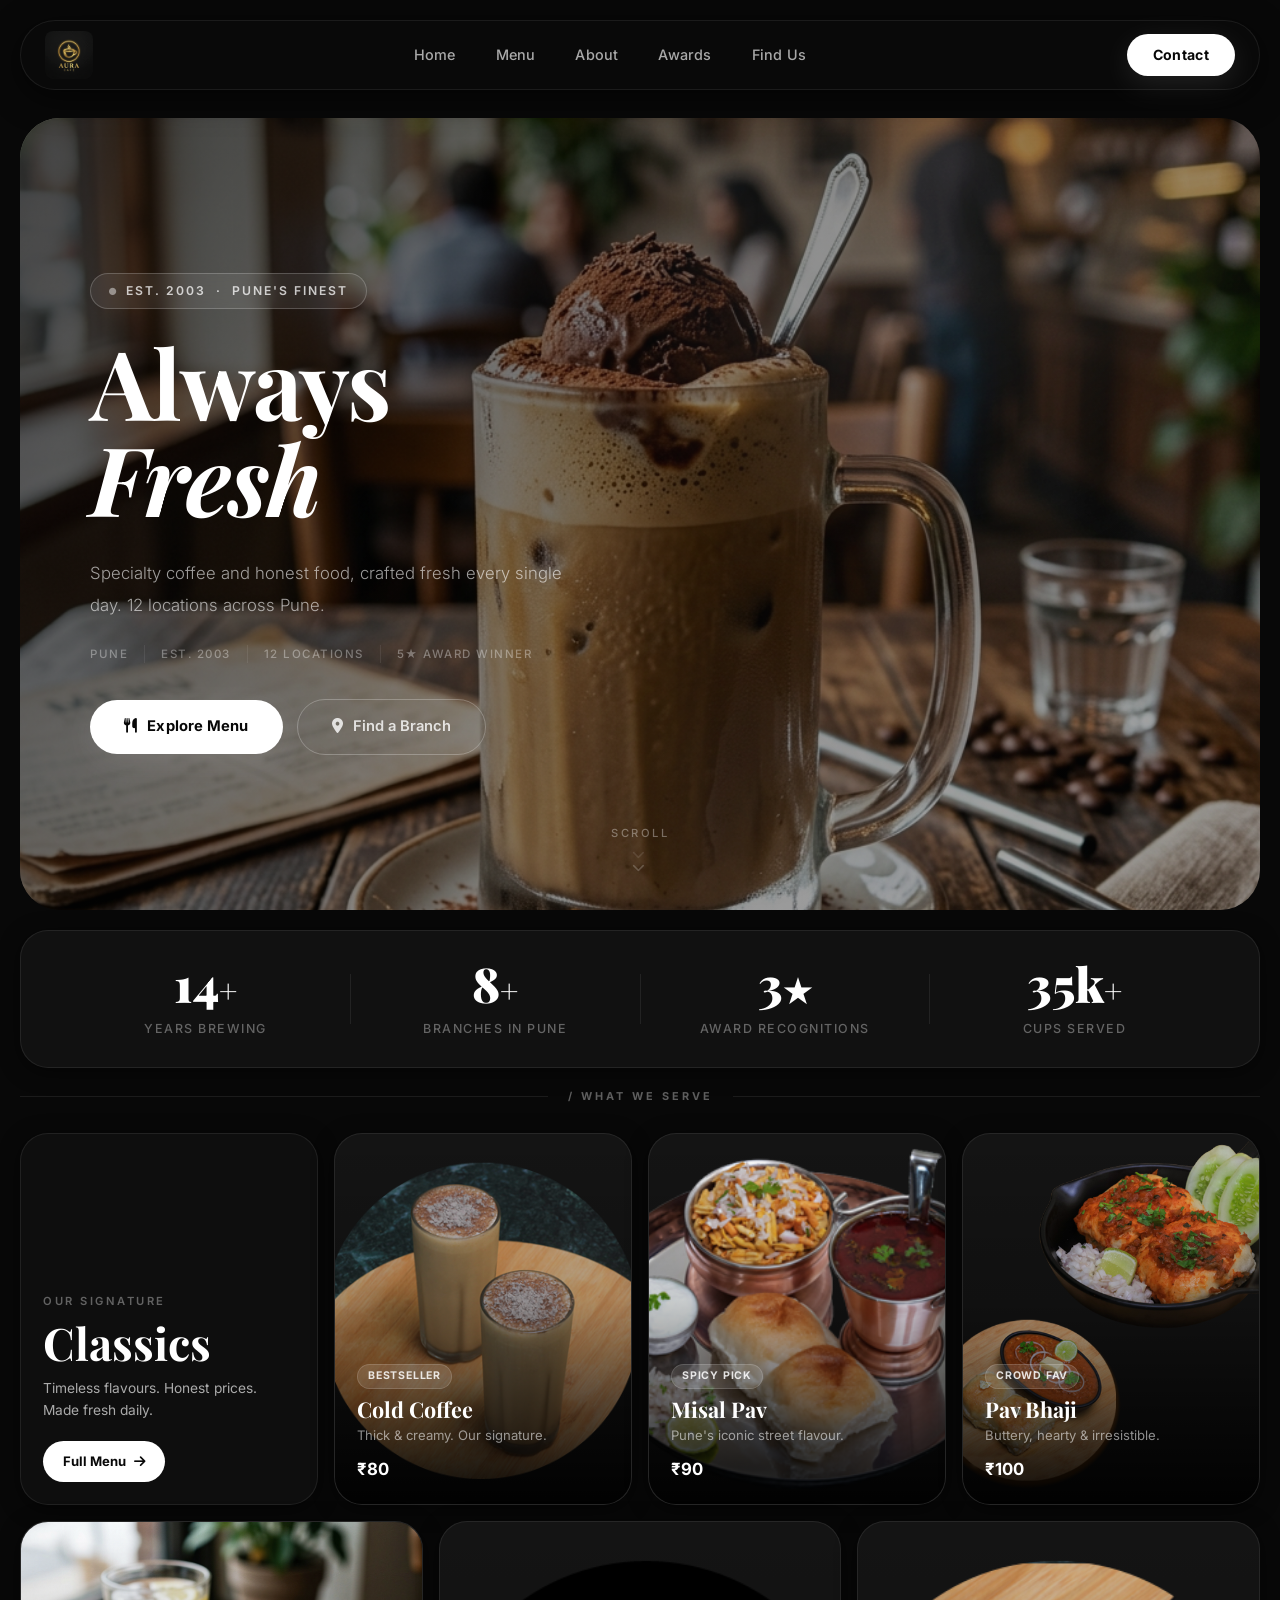
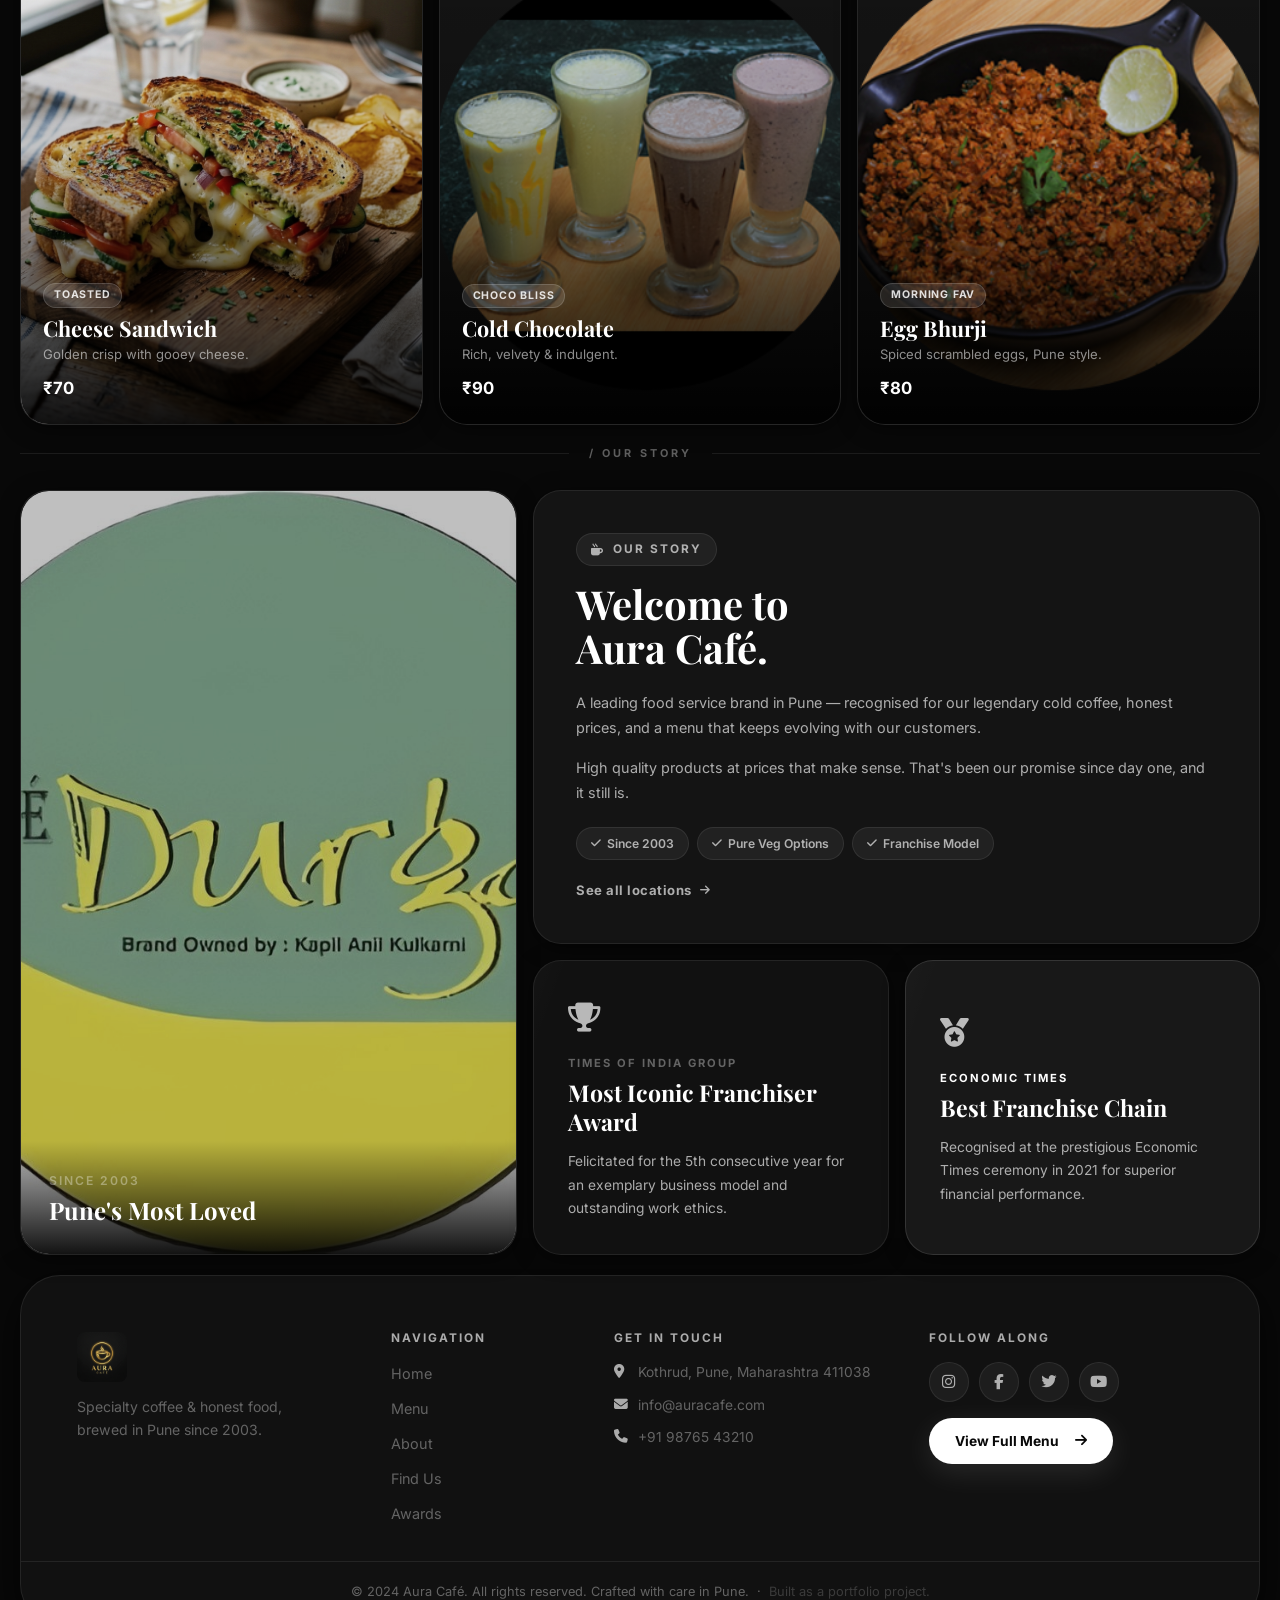
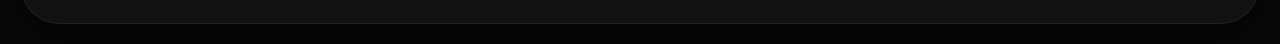
<file: index.html>
<!DOCTYPE html>
<html lang="en">

<head>
    <meta charset="UTF-8">
    <meta name="viewport" content="width=device-width, initial-scale=1.0">
    <title>Aura Café — Premium Artisan Coffee & Eats</title>
    <meta name="description"
        content="Aura Café is Pune's premier specialty coffee destination. Experience our legendary thick cold coffee, misal pav, pav bhaji and more since 2003.">
    <link rel="stylesheet" href="https://cdnjs.cloudflare.com/ajax/libs/font-awesome/6.4.0/css/all.min.css">
    <link rel="stylesheet" href="styles.css">
</head>

<body>

    <div class="container">

        <!-- HEADER -->
        <header class="top-header" id="topHeader">
            <div class="nav-logo">
                <img src="logo 2.png" alt="Aura Café Logo" onerror="this.src='images/aura_cafe_logo.png'">
            </div>
            <nav class="nav-links">
                <a href="#home">Home</a>
                <a href="menu.html">Menu</a>
                <a href="#about">About</a>
                <a href="#awards">Awards</a>
                <a href="locations.html">Find Us</a>
            </nav>
            <a href="#contact" class="nav-btn">Contact</a>
            <button class="mobile-menu-btn" id="mobileMenuBtn" aria-label="Open mobile menu">
                <i class="fa-solid fa-bars"></i>
            </button>
        </header>

        <!-- HERO SECTION -->
        <section id="home" class="hero-wrapper">
            <!-- Background Image -->
            <img src="images/cold-coffee.png" alt="Aura Café Cold Coffee" class="hero-bg-image">
            <div class="hero-overlay"></div>

            <!-- Decorative Orbs -->
            <div class="hero-orb hero-orb-1"></div>
            <div class="hero-orb hero-orb-2"></div>

            <!-- Hero Content -->
            <div class="hero-content reveal">
                <span class="hero-tag">
                    <i class="fa-solid fa-circle" style="font-size:0.45rem; margin-right:8px; opacity:0.6;"></i>
                    Est. 2003 &nbsp;·&nbsp; Pune's Finest
                </span>
                <h1 class="hero-title">
                    <span class="hero-static">Always </span>
                    <span class="hero-animated-word" id="heroWord">Fresh</span>
                </h1>
                <p class="hero-subtitle">
                    Specialty coffee and honest food, crafted fresh every single day. 12 locations across Pune.
                </p>
                <div class="hero-caption">
                    <span class="hero-caption-item">Pune</span>
                    <span class="hero-caption-item">Est. 2003</span>
                    <span class="hero-caption-item">12 Locations</span>
                    <span class="hero-caption-item">5★ Award Winner</span>
                </div>
                <div class="hero-cta-group">
                    <a href="menu.html" class="btn-primary" id="viewMenuBtn">
                        <i class="fa-solid fa-utensils"></i> Explore Menu
                    </a>
                    <a href="locations.html" class="btn-outline" id="findUsBtn">
                        <i class="fa-solid fa-location-dot"></i> Find a Branch
                    </a>
                </div>
            </div>

            <!-- Scroll Indicator -->
            <div class="scroll-indicator" id="scrollIndicator">
                <span>Scroll</span>
                <div class="scroll-chevrons">
                    <i class="fa-solid fa-chevron-down"></i>
                    <i class="fa-solid fa-chevron-down"></i>
                </div>
            </div>
        </section>

        <!-- QUICK STATS BAR -->
        <section class="stats-bar reveal">
            <div class="stat-item">
                <span class="stat-number" data-target="20">0</span><span class="stat-suffix">+</span>
                <p class="stat-label">Years Brewing</p>
            </div>
            <div class="stat-divider"></div>
            <div class="stat-item">
                <span class="stat-number" data-target="12">0</span><span class="stat-suffix">+</span>
                <p class="stat-label">Branches in Pune</p>
            </div>
            <div class="stat-divider"></div>
            <div class="stat-item">
                <span class="stat-number" data-target="5">0</span><span class="stat-suffix">★</span>
                <p class="stat-label">Award Recognitions</p>
            </div>
            <div class="stat-divider"></div>
            <div class="stat-item">
                <span class="stat-number" data-target="50000">0</span><span class="stat-suffix">+</span>
                <p class="stat-label">Cups Served</p>
            </div>
        </section>

        <!-- SECTION LABEL -->
        <div class="section-label reveal">
            <span>/ What We Serve</span>
        </div>

        <!-- BENTO ROW 1: MENU HIGHLIGHTS -->
        <section id="menu" class="bento-grid-4">

            <div class="bento-card bento-card-dark reveal">
                <div class="menu-intro-content">
                    <span class="menu-eyebrow">Our Signature</span>
                    <h3 class="bento-card-title">Classics</h3>
                    <p class="menu-intro-desc">Timeless flavours. Honest prices. Made fresh daily.</p>
                    <a href="menu.html" class="btn-menu-more">Full Menu <i class="fa-solid fa-arrow-right"></i></a>
                </div>
            </div>

            <div class="bento-card reveal" style="animation-delay:0.1s">
                <img src="Images3/menu-1.png" alt="Cold Coffee">
                <div class="bento-card-overlay"></div>
                <div class="bento-card-content">
                    <span class="food-badge">Bestseller</span>
                    <h4 class="bento-card-title">Cold Coffee</h4>
                    <p class="food-desc">Thick & creamy. Our signature.</p>
                    <span class="food-price">₹80</span>
                </div>
            </div>

            <div class="bento-card reveal" style="animation-delay:0.2s">
                <img src="Images3/menu-2.png" alt="Misal Pav">
                <div class="bento-card-overlay"></div>
                <div class="bento-card-content">
                    <span class="food-badge">Spicy Pick</span>
                    <h4 class="bento-card-title">Misal Pav</h4>
                    <p class="food-desc">Pune's iconic street flavour.</p>
                    <span class="food-price">₹90</span>
                </div>
            </div>

            <div class="bento-card reveal" style="animation-delay:0.3s">
                <img src="Images3/menu-6.png" alt="Pav Bhaji">
                <div class="bento-card-overlay"></div>
                <div class="bento-card-content">
                    <span class="food-badge">Crowd Fav</span>
                    <h4 class="bento-card-title">Pav Bhaji</h4>
                    <p class="food-desc">Buttery, hearty & irresistible.</p>
                    <span class="food-price">₹100</span>
                </div>
            </div>

        </section>

        <!-- BENTO ROW 1.5: MORE MENU ITEMS -->
        <section class="bento-grid-3 reveal">

            <div class="bento-card">
                <img src="images/cheese-sandwich.png" alt="Cheese Sandwich">
                <div class="bento-card-overlay"></div>
                <div class="bento-card-content">
                    <span class="food-badge">Toasted</span>
                    <h4 class="bento-card-title">Cheese Sandwich</h4>
                    <p class="food-desc">Golden crisp with gooey cheese.</p>
                    <span class="food-price">₹70</span>
                </div>
            </div>

            <div class="bento-card">
                <img src="Images3/menu-4.png" alt="Cold Chocolate">
                <div class="bento-card-overlay"></div>
                <div class="bento-card-content">
                    <span class="food-badge">Choco Bliss</span>
                    <h4 class="bento-card-title">Cold Chocolate</h4>
                    <p class="food-desc">Rich, velvety & indulgent.</p>
                    <span class="food-price">₹90</span>
                </div>
            </div>

            <div class="bento-card">
                <img src="Images3/menu-3.png" alt="Egg Bhurji">
                <div class="bento-card-overlay"></div>
                <div class="bento-card-content">
                    <span class="food-badge">Morning Fav</span>
                    <h4 class="bento-card-title">Egg Bhurji</h4>
                    <p class="food-desc">Spiced scrambled eggs, Pune style.</p>
                    <span class="food-price">₹80</span>
                </div>
            </div>

        </section>

        <!-- SECTION LABEL -->
        <div class="section-label reveal">
            <span>/ Our Story</span>
        </div>

        <!-- BENTO ROW 2: ABOUT & AWARDS -->
        <section id="about" class="bento-grid-mixed">

            <!-- Large Image Tile (Left) -->
            <div class="bento-large-image reveal">
                <div class="about-img-tile">
                    <img src="dc.jpg" alt="Aura Café" onerror="this.src='images/aura_cafe_logo.png'">
                    <div class="about-img-tile-caption">
                        <p>Since 2003</p>
                        <h3>Pune's Most Loved</h3>
                    </div>
                </div>
            </div>

            <!-- Text Card (Center Top) -->
            <div class="bento-text-card about-intro reveal">
                <span class="about-eyebrow"><i class="fa-solid fa-mug-hot"></i> Our Story</span>
                <h2>Welcome to<br>Aura Café.</h2>
                <p>
                    A leading food service brand in Pune — recognised for our legendary cold coffee, honest prices, and a menu that keeps evolving with our customers.
                </p>
                <p>
                    High quality products at prices that make sense. That's been our promise since day one, and it still is.
                </p>
                <div class="about-tags">
                    <span class="about-tag"><i class="fa-solid fa-check"></i> Since 2003</span>
                    <span class="about-tag"><i class="fa-solid fa-check"></i> Pure Veg Options</span>
                    <span class="about-tag"><i class="fa-solid fa-check"></i> Franchise Model</span>
                </div>
                <a href="locations.html" style="margin-top: 20px; font-size: 0.82rem; font-weight: 700; color: var(--text-secondary); letter-spacing: 0.5px; display: inline-flex; align-items: center; gap: 8px; transition: color 0.25s;">
                    See all locations <i class="fa-solid fa-arrow-right" style="font-size: 0.7rem;"></i>
                </a>
            </div>

            <!-- Awards Card 1 -->
            <div class="bento-dark-text-card award-primary reveal" id="awards">
                <div class="award-icon"><i class="fa-solid fa-trophy"></i></div>
                <h4>Times of India Group</h4>
                <h3>Most Iconic Franchiser Award</h3>
                <p>Felicitated for the 5th consecutive year for an exemplary business model and outstanding work ethics.</p>
            </div>

            <!-- Awards Card 2 -->
            <div class="bento-dark-text-card award-secondary reveal">
                <div class="award-icon"><i class="fa-solid fa-medal"></i></div>
                <h4>Economic Times</h4>
                <h3>Best Franchise Chain</h3>
                <p>Recognised at the prestigious Economic Times ceremony in 2021 for superior financial performance.</p>
            </div>

        </section>

        <!-- FOOTER -->
        <footer id="contact" class="site-footer">
            <div class="footer-top reveal">
                <div class="footer-brand">
                    <img src="logo 2.png" alt="Aura Café Logo" class="footer-logo"
                        onerror="this.src='images/aura_cafe_logo.png'">
                    <p class="footer-tagline">Specialty coffee & honest food, brewed in Pune since 2003.</p>
                </div>
                <div class="footer-links-group">
                    <h5>Navigation</h5>
                    <a href="index.html">Home</a>
                    <a href="menu.html">Menu</a>
                    <a href="#about">About</a>
                    <a href="locations.html">Find Us</a>
                    <a href="#awards">Awards</a>
                </div>
                <div class="footer-contact-group">
                    <h5>Get in Touch</h5>
                    <p><i class="fa-solid fa-location-dot"></i> Kothrud, Pune, Maharashtra 411038</p>
                    <p><i class="fa-solid fa-envelope"></i> info@auracafe.com</p>
                    <p><i class="fa-solid fa-phone"></i> +91 98765 43210</p>
                </div>
                <div class="footer-social-group">
                    <h5>Follow Along</h5>
                    <div class="social-icons">
                        <a href="#" class="social-circle" aria-label="Instagram"><i class="fa-brands fa-instagram"></i></a>
                        <a href="#" class="social-circle" aria-label="Facebook"><i class="fa-brands fa-facebook-f"></i></a>
                        <a href="#" class="social-circle" aria-label="Twitter"><i class="fa-brands fa-twitter"></i></a>
                        <a href="#" class="social-circle" aria-label="YouTube"><i class="fa-brands fa-youtube"></i></a>
                    </div>
                    <a href="menu.html" class="btn-footer">View Full Menu <i class="fa-solid fa-arrow-right" style="margin-left: 8px;"></i></a>
                </div>
            </div>
            <div class="footer-bottom">
                <p>&copy; 2024 Aura Café. All rights reserved. Crafted with care in Pune. &nbsp;·&nbsp; <span style="opacity:0.5;">Built as a portfolio project.</span></p>
            </div>
        </footer>

    </div>

    <!-- Mobile Navigation Overlay -->
    <div class="mobile-nav-overlay" id="mobileNavOverlay" style="display: none;">
        <div class="mobile-links">
            <button class="close-mobile-nav" id="closeMobileNav">&times;</button>
            <a href="index.html#home">Home</a>
            <a href="menu.html">Menu</a>
            <a href="index.html#about">About</a>
            <a href="locations.html">Find Us</a>
            <a href="index.html#contact">Contact</a>
        </div>
    </div>

    <!-- Back to Top Button -->
    <button class="back-to-top" id="backToTop" aria-label="Back to top">
        <i class="fa-solid fa-chevron-up"></i>
    </button>

    <script src="app.js"></script>
</body>

</html>
</file>
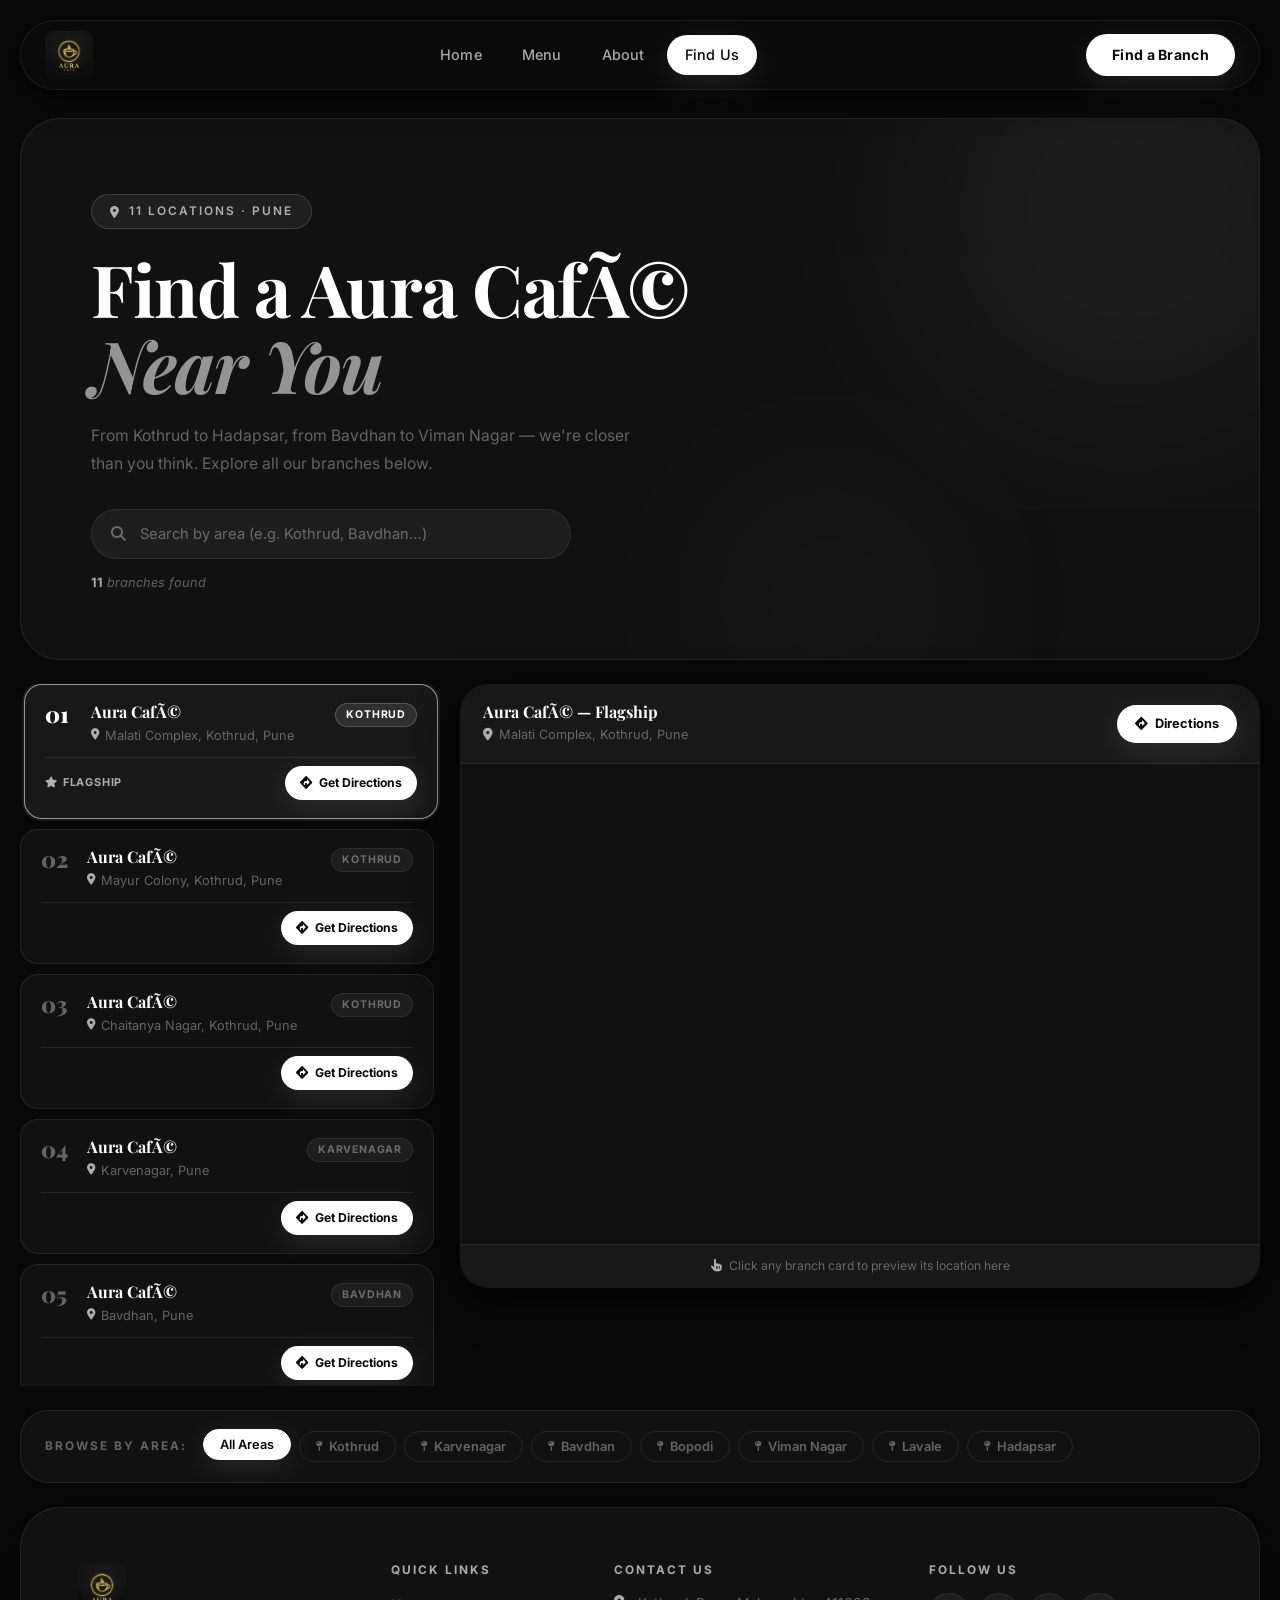
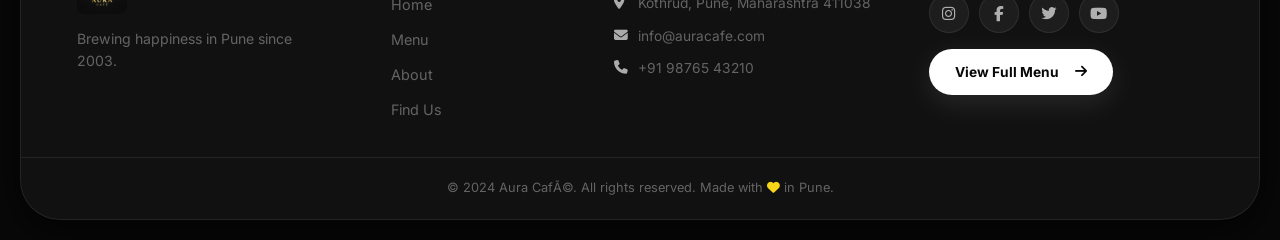
<file: location.html>
﻿<!DOCTYPE html>
<html lang="en">

<head>
    <meta charset="UTF-8">
    <meta name="viewport" content="width=device-width, initial-scale=1.0">
    <title>Find Us — Aura CafÃ© | 11 Branches Across Pune</title>
    <meta name="description"
        content="Find a Aura CafÃ© branch near you. We have 11 locations across Pune — Kothrud, Karvenagar, Bavdhan, Bopodi, Viman Nagar, Hadapsar and more.">
    <link rel="stylesheet" href="https://cdnjs.cloudflare.com/ajax/libs/font-awesome/6.4.0/css/all.min.css">
    <link rel="stylesheet" href="styles.css">
    <link rel="stylesheet" href="locations.css">
</head>

<body>

    <div class="container">

        <!-- HEADER -->
        <header class="top-header" id="topHeader">
            <div class="nav-logo">
                <img src="logo 2.png" alt="Aura CafÃ© Logo" onerror="this.src='images/aura_cafe_logo.png'">
            </div>
            <nav class="nav-links">
                <a href="index.html">Home</a>
                <a href="menu.html">Menu</a>
                <a href="index.html#about">About</a>
                <a href="locations.html" class="nav-active">Find Us</a>
            </nav>
            <a href="#branch-list" class="nav-btn">Find a Branch</a>
            <button class="mobile-menu-btn" id="mobileMenuBtn" aria-label="Open mobile menu">
                <i class="fa-solid fa-bars"></i>
            </button>
        </header>

        <!-- PAGE HERO -->
        <section class="loc-hero reveal">
            <div class="loc-hero-content">
                <span class="loc-hero-tag">
                    <i class="fa-solid fa-location-dot"></i> 11 Locations · Pune
                </span>
                <h1 class="loc-hero-title">Find a Aura CafÃ©<br><span class="yellow-text">Near You</span></h1>
                <p class="loc-hero-sub">
                    From Kothrud to Hadapsar, from Bavdhan to Viman Nagar — we're closer than you think. Explore all our branches below.
                </p>
                <!-- Search Bar -->
                <div class="loc-search-wrap">
                    <i class="fa-solid fa-magnifying-glass loc-search-icon"></i>
                    <input
                        type="text"
                        id="branchSearch"
                        class="loc-search-input"
                        placeholder="Search by area (e.g. Kothrud, Bavdhan…)"
                        autocomplete="off"
                    >
                    <button class="loc-search-clear" id="searchClear" aria-label="Clear search">
                        <i class="fa-solid fa-xmark"></i>
                    </button>
                </div>
                <p class="loc-branch-count"><span id="visibleCount">11</span> branches found</p>
            </div>
            <div class="loc-hero-orb orb-a"></div>
            <div class="loc-hero-orb orb-b"></div>
        </section>

        <!-- MAIN LAYOUT: MAP + BRANCH LIST -->
        <div class="loc-layout" id="branch-list">

            <!-- LEFT: BRANCH CARDS -->
            <aside class="branch-list" id="branchList">

                <div class="branch-card active reveal" data-index="0"
                    data-query="Aura+Cafe+Malati+Complex+Kothrud+Pune"
                    data-directions="Aura CafÃ©, Malati Complex, Kothrud, Pune"
                    data-area="Kothrud">
                    <div class="branch-card-header">
                        <div class="branch-number">01</div>
                        <div class="branch-info">
                            <h3>Aura CafÃ©</h3>
                            <p class="branch-address">
                                <i class="fa-solid fa-location-dot"></i>
                                Malati Complex, Kothrud, Pune
                            </p>
                        </div>
                        <span class="branch-area-tag">Kothrud</span>
                    </div>
                    <div class="branch-card-footer">
                        <span class="branch-hq-badge"><i class="fa-solid fa-star"></i> Flagship</span>
                        <a class="branch-directions-btn"
                            href="https://www.google.com/maps/dir/?api=1&destination=Aura+Cafe+Malati+Complex+Kothrud+Pune"
                            target="_blank" rel="noopener">
                            <i class="fa-solid fa-diamond-turn-right"></i> Get Directions
                        </a>
                    </div>
                </div>

                <div class="branch-card reveal" data-index="1"
                    data-query="Aura+Cafe+Mayur+Colony+Kothrud+Pune"
                    data-directions="Aura CafÃ©, Mayur Colony, Kothrud, Pune"
                    data-area="Kothrud">
                    <div class="branch-card-header">
                        <div class="branch-number">02</div>
                        <div class="branch-info">
                            <h3>Aura CafÃ©</h3>
                            <p class="branch-address">
                                <i class="fa-solid fa-location-dot"></i>
                                Mayur Colony, Kothrud, Pune
                            </p>
                        </div>
                        <span class="branch-area-tag">Kothrud</span>
                    </div>
                    <div class="branch-card-footer">
                        <a class="branch-directions-btn"
                            href="https://www.google.com/maps/dir/?api=1&destination=Aura+Cafe+Mayur+Colony+Kothrud+Pune"
                            target="_blank" rel="noopener">
                            <i class="fa-solid fa-diamond-turn-right"></i> Get Directions
                        </a>
                    </div>
                </div>

                <div class="branch-card reveal" data-index="2"
                    data-query="Aura+Cafe+Chaitanya+Nagar+Kothrud+Pune"
                    data-directions="Aura CafÃ©, Chaitanya Nagar, Kothrud, Pune"
                    data-area="Kothrud">
                    <div class="branch-card-header">
                        <div class="branch-number">03</div>
                        <div class="branch-info">
                            <h3>Aura CafÃ©</h3>
                            <p class="branch-address">
                                <i class="fa-solid fa-location-dot"></i>
                                Chaitanya Nagar, Kothrud, Pune
                            </p>
                        </div>
                        <span class="branch-area-tag">Kothrud</span>
                    </div>
                    <div class="branch-card-footer">
                        <a class="branch-directions-btn"
                            href="https://www.google.com/maps/dir/?api=1&destination=Aura+Cafe+Chaitanya+Nagar+Kothrud+Pune"
                            target="_blank" rel="noopener">
                            <i class="fa-solid fa-diamond-turn-right"></i> Get Directions
                        </a>
                    </div>
                </div>

                <div class="branch-card reveal" data-index="3"
                    data-query="Aura+Cafe+Karvenagar+Pune"
                    data-directions="Aura CafÃ©, Karvenagar, Pune"
                    data-area="Karvenagar">
                    <div class="branch-card-header">
                        <div class="branch-number">04</div>
                        <div class="branch-info">
                            <h3>Aura CafÃ©</h3>
                            <p class="branch-address">
                                <i class="fa-solid fa-location-dot"></i>
                                Karvenagar, Pune
                            </p>
                        </div>
                        <span class="branch-area-tag">Karvenagar</span>
                    </div>
                    <div class="branch-card-footer">
                        <a class="branch-directions-btn"
                            href="https://www.google.com/maps/dir/?api=1&destination=Aura+Cafe+Karvenagar+Pune"
                            target="_blank" rel="noopener">
                            <i class="fa-solid fa-diamond-turn-right"></i> Get Directions
                        </a>
                    </div>
                </div>

                <div class="branch-card reveal" data-index="4"
                    data-query="Aura+Cafe+Bavdhan+Pune"
                    data-directions="Aura CafÃ©, Bavdhan, Pune"
                    data-area="Bavdhan">
                    <div class="branch-card-header">
                        <div class="branch-number">05</div>
                        <div class="branch-info">
                            <h3>Aura CafÃ©</h3>
                            <p class="branch-address">
                                <i class="fa-solid fa-location-dot"></i>
                                Bavdhan, Pune
                            </p>
                        </div>
                        <span class="branch-area-tag">Bavdhan</span>
                    </div>
                    <div class="branch-card-footer">
                        <a class="branch-directions-btn"
                            href="https://www.google.com/maps/dir/?api=1&destination=Aura+Cafe+Bavdhan+Pune"
                            target="_blank" rel="noopener">
                            <i class="fa-solid fa-diamond-turn-right"></i> Get Directions
                        </a>
                    </div>
                </div>

                <div class="branch-card reveal" data-index="5"
                    data-query="Aura+Cafe+Rambaug+Colony+Kothrud+Pune"
                    data-directions="Aura CafÃ©, Rambaug Colony, Kothrud, Pune"
                    data-area="Kothrud">
                    <div class="branch-card-header">
                        <div class="branch-number">06</div>
                        <div class="branch-info">
                            <h3>Aura CafÃ©</h3>
                            <p class="branch-address">
                                <i class="fa-solid fa-location-dot"></i>
                                Rambaug Colony, Kothrud, Pune
                            </p>
                        </div>
                        <span class="branch-area-tag">Kothrud</span>
                    </div>
                    <div class="branch-card-footer">
                        <a class="branch-directions-btn"
                            href="https://www.google.com/maps/dir/?api=1&destination=Aura+Cafe+Rambaug+Colony+Kothrud+Pune"
                            target="_blank" rel="noopener">
                            <i class="fa-solid fa-diamond-turn-right"></i> Get Directions
                        </a>
                    </div>
                </div>

                <div class="branch-card reveal" data-index="6"
                    data-query="Aura+Cafe+Bopodi+Pune"
                    data-directions="Aura CafÃ©, Bopodi, Pune"
                    data-area="Bopodi">
                    <div class="branch-card-header">
                        <div class="branch-number">07</div>
                        <div class="branch-info">
                            <h3>Aura CafÃ©</h3>
                            <p class="branch-address">
                                <i class="fa-solid fa-location-dot"></i>
                                Bopodi, Pune
                            </p>
                        </div>
                        <span class="branch-area-tag">Bopodi</span>
                    </div>
                    <div class="branch-card-footer">
                        <a class="branch-directions-btn"
                            href="https://www.google.com/maps/dir/?api=1&destination=Aura+Cafe+Bopodi+Pune"
                            target="_blank" rel="noopener">
                            <i class="fa-solid fa-diamond-turn-right"></i> Get Directions
                        </a>
                    </div>
                </div>

                <div class="branch-card reveal" data-index="7"
                    data-query="Aura+Cafe+Viman+Nagar+Pune"
                    data-directions="Aura CafÃ©, Viman Nagar, Pune"
                    data-area="Viman Nagar">
                    <div class="branch-card-header">
                        <div class="branch-number">08</div>
                        <div class="branch-info">
                            <h3>Aura CafÃ©</h3>
                            <p class="branch-address">
                                <i class="fa-solid fa-location-dot"></i>
                                Viman Nagar, Pune
                            </p>
                        </div>
                        <span class="branch-area-tag">Viman Nagar</span>
                    </div>
                    <div class="branch-card-footer">
                        <a class="branch-directions-btn"
                            href="https://www.google.com/maps/dir/?api=1&destination=Aura+Cafe+Viman+Nagar+Pune"
                            target="_blank" rel="noopener">
                            <i class="fa-solid fa-diamond-turn-right"></i> Get Directions
                        </a>
                    </div>
                </div>

                <div class="branch-card reveal" data-index="8"
                    data-query="Aura+Cafe+Sahawas+Society+Karvenagar+Pune"
                    data-directions="Aura CafÃ©, Sahawas Society, Karvenagar, Pune"
                    data-area="Karvenagar">
                    <div class="branch-card-header">
                        <div class="branch-number">09</div>
                        <div class="branch-info">
                            <h3>Aura CafÃ©</h3>
                            <p class="branch-address">
                                <i class="fa-solid fa-location-dot"></i>
                                Sahawas Society, Karvenagar, Pune
                            </p>
                        </div>
                        <span class="branch-area-tag">Karvenagar</span>
                    </div>
                    <div class="branch-card-footer">
                        <a class="branch-directions-btn"
                            href="https://www.google.com/maps/dir/?api=1&destination=Aura+Cafe+Sahawas+Society+Karvenagar+Pune"
                            target="_blank" rel="noopener">
                            <i class="fa-solid fa-diamond-turn-right"></i> Get Directions
                        </a>
                    </div>
                </div>

                <div class="branch-card reveal" data-index="9"
                    data-query="Aura+Cafe+Symbiosis+Lavale+Road+Pune"
                    data-directions="Aura CafÃ©, Symbiosis Lavale Road, Pune"
                    data-area="Lavale">
                    <div class="branch-card-header">
                        <div class="branch-number">10</div>
                        <div class="branch-info">
                            <h3>Aura CafÃ©</h3>
                            <p class="branch-address">
                                <i class="fa-solid fa-location-dot"></i>
                                Symbiosis Lavale Road, Pune
                            </p>
                        </div>
                        <span class="branch-area-tag">Lavale</span>
                    </div>
                    <div class="branch-card-footer">
                        <a class="branch-directions-btn"
                            href="https://www.google.com/maps/dir/?api=1&destination=Aura+Cafe+Symbiosis+Lavale+Road+Pune"
                            target="_blank" rel="noopener">
                            <i class="fa-solid fa-diamond-turn-right"></i> Get Directions
                        </a>
                    </div>
                </div>

                <div class="branch-card reveal" data-index="10"
                    data-query="Aura+Cafe+Hadapsar+Pune"
                    data-directions="Aura CafÃ©, Hadapsar, Pune"
                    data-area="Hadapsar">
                    <div class="branch-card-header">
                        <div class="branch-number">11</div>
                        <div class="branch-info">
                            <h3>Aura CafÃ©</h3>
                            <p class="branch-address">
                                <i class="fa-solid fa-location-dot"></i>
                                Hadapsar, Pune
                            </p>
                        </div>
                        <span class="branch-area-tag">Hadapsar</span>
                    </div>
                    <div class="branch-card-footer">
                        <a class="branch-directions-btn"
                            href="https://www.google.com/maps/dir/?api=1&destination=Aura+Cafe+Hadapsar+Pune"
                            target="_blank" rel="noopener">
                            <i class="fa-solid fa-diamond-turn-right"></i> Get Directions
                        </a>
                    </div>
                </div>

                <!-- No results -->
                <div class="no-results" id="noResults" style="display:none;">
                    <i class="fa-solid fa-magnifying-glass-minus"></i>
                    <p>No branches found for "<span id="searchTerm"></span>"</p>
                    <small>Try searching for Kothrud, Bavdhan, Hadapsar etc.</small>
                </div>

            </aside>

            <!-- RIGHT: GOOGLE MAP -->
            <div class="map-panel">
                <div class="map-sticky">
                    <div class="map-header">
                        <div class="map-header-info">
                            <h3 id="mapBranchName">Aura CafÃ© — Flagship</h3>
                            <p id="mapBranchAddr"><i class="fa-solid fa-location-dot"></i> Malati Complex, Kothrud, Pune</p>
                        </div>
                        <a id="mapDirectionsLink"
                            href="https://www.google.com/maps/dir/?api=1&destination=Aura+Cafe+Malati+Complex+Kothrud+Pune"
                            target="_blank" rel="noopener" class="map-directions-pill">
                            <i class="fa-solid fa-diamond-turn-right"></i> Directions
                        </a>
                    </div>
                    <div class="map-frame-wrap">
                        <iframe
                            id="googleMapIframe"
                            title="Aura CafÃ© Location Map"
                            src="https://maps.google.com/maps?q=Aura+Cafe+Malati+Complex+Kothrud+Pune&output=embed&hl=en&z=16"
                            loading="lazy"
                            referrerpolicy="no-referrer-when-downgrade"
                            allowfullscreen>
                        </iframe>
                        <div class="map-loading-overlay" id="mapLoader">
                            <div class="map-spinner"></div>
                        </div>
                    </div>
                    <p class="map-tip">
                        <i class="fa-solid fa-hand-pointer"></i>
                        Click any branch card to preview its location here
                    </p>
                </div>
            </div>

        </div>

        <!-- AREA QUICK FILTER CHIPS -->
        <section class="area-chips-section reveal">
            <p class="area-chips-label">Browse by area:</p>
            <div class="area-chips">
                <button class="area-chip active" data-area="all" id="chip-all">All Areas</button>
                <button class="area-chip" data-area="Kothrud" id="chip-kothrud">
                    <i class="fa-solid fa-map-pin"></i> Kothrud
                </button>
                <button class="area-chip" data-area="Karvenagar" id="chip-karvenagar">
                    <i class="fa-solid fa-map-pin"></i> Karvenagar
                </button>
                <button class="area-chip" data-area="Bavdhan" id="chip-bavdhan">
                    <i class="fa-solid fa-map-pin"></i> Bavdhan
                </button>
                <button class="area-chip" data-area="Bopodi" id="chip-bopodi">
                    <i class="fa-solid fa-map-pin"></i> Bopodi
                </button>
                <button class="area-chip" data-area="Viman Nagar" id="chip-viman">
                    <i class="fa-solid fa-map-pin"></i> Viman Nagar
                </button>
                <button class="area-chip" data-area="Lavale" id="chip-lavale">
                    <i class="fa-solid fa-map-pin"></i> Lavale
                </button>
                <button class="area-chip" data-area="Hadapsar" id="chip-hadapsar">
                    <i class="fa-solid fa-map-pin"></i> Hadapsar
                </button>
            </div>
        </section>

        <!-- FOOTER -->
        <footer class="site-footer">
            <div class="footer-top reveal">
                <div class="footer-brand">
                    <img src="logo 2.png" alt="Aura CafÃ© Logo" class="footer-logo"
                        onerror="this.src='images/aura_cafe_logo.png'">
                    <p class="footer-tagline">Brewing happiness in Pune since 2003.</p>
                </div>
                <div class="footer-links-group">
                    <h5>Quick Links</h5>
                    <a href="index.html">Home</a>
                    <a href="menu.html">Menu</a>
                    <a href="index.html#about">About</a>
                    <a href="locations.html">Find Us</a>
                </div>
                <div class="footer-contact-group">
                    <h5>Contact Us</h5>
                    <p><i class="fa-solid fa-location-dot"></i> Kothrud, Pune, Maharashtra 411038</p>
                    <p><i class="fa-solid fa-envelope"></i> info@auracafe.com</p>
                    <p><i class="fa-solid fa-phone"></i> +91 98765 43210</p>
                </div>
                <div class="footer-social-group">
                    <h5>Follow Us</h5>
                    <div class="social-icons">
                        <a href="#" class="social-circle" aria-label="Instagram"><i class="fa-brands fa-instagram"></i></a>
                        <a href="#" class="social-circle" aria-label="Facebook"><i class="fa-brands fa-facebook-f"></i></a>
                        <a href="#" class="social-circle" aria-label="Twitter"><i class="fa-brands fa-twitter"></i></a>
                        <a href="#" class="social-circle" aria-label="YouTube"><i class="fa-brands fa-youtube"></i></a>
                    </div>
                    <a href="menu.html" class="btn-footer">View Full Menu
                        <i class="fa-solid fa-arrow-right" style="margin-left: 8px;"></i></a>
                </div>
            </div>
            <div class="footer-bottom">
                <p>&copy; 2024 Aura CafÃ©. All rights reserved. Made with
                    <i class="fa-solid fa-heart" style="color:#F7D619;"></i> in Pune.
                </p>
            </div>
        </footer>

    </div>

    <!-- Mobile Navigation Overlay -->
    <div class="mobile-nav-overlay" id="mobileNavOverlay" style="display: none;">
        <div class="mobile-links">
            <button class="close-mobile-nav" id="closeMobileNav">&times;</button>
            <a href="index.html">Home</a>
            <a href="menu.html">Menu</a>
            <a href="index.html#about">About</a>
            <a href="locations.html">Find Us</a>
        </div>
    </div>

    <!-- Back to Top Button -->
    <button class="back-to-top" id="backToTop" aria-label="Back to top">
        <i class="fa-solid fa-chevron-up"></i>
    </button>

    <script src="app.js"></script>
    <script src="locations.js"></script>
</body>

</html>
</file>
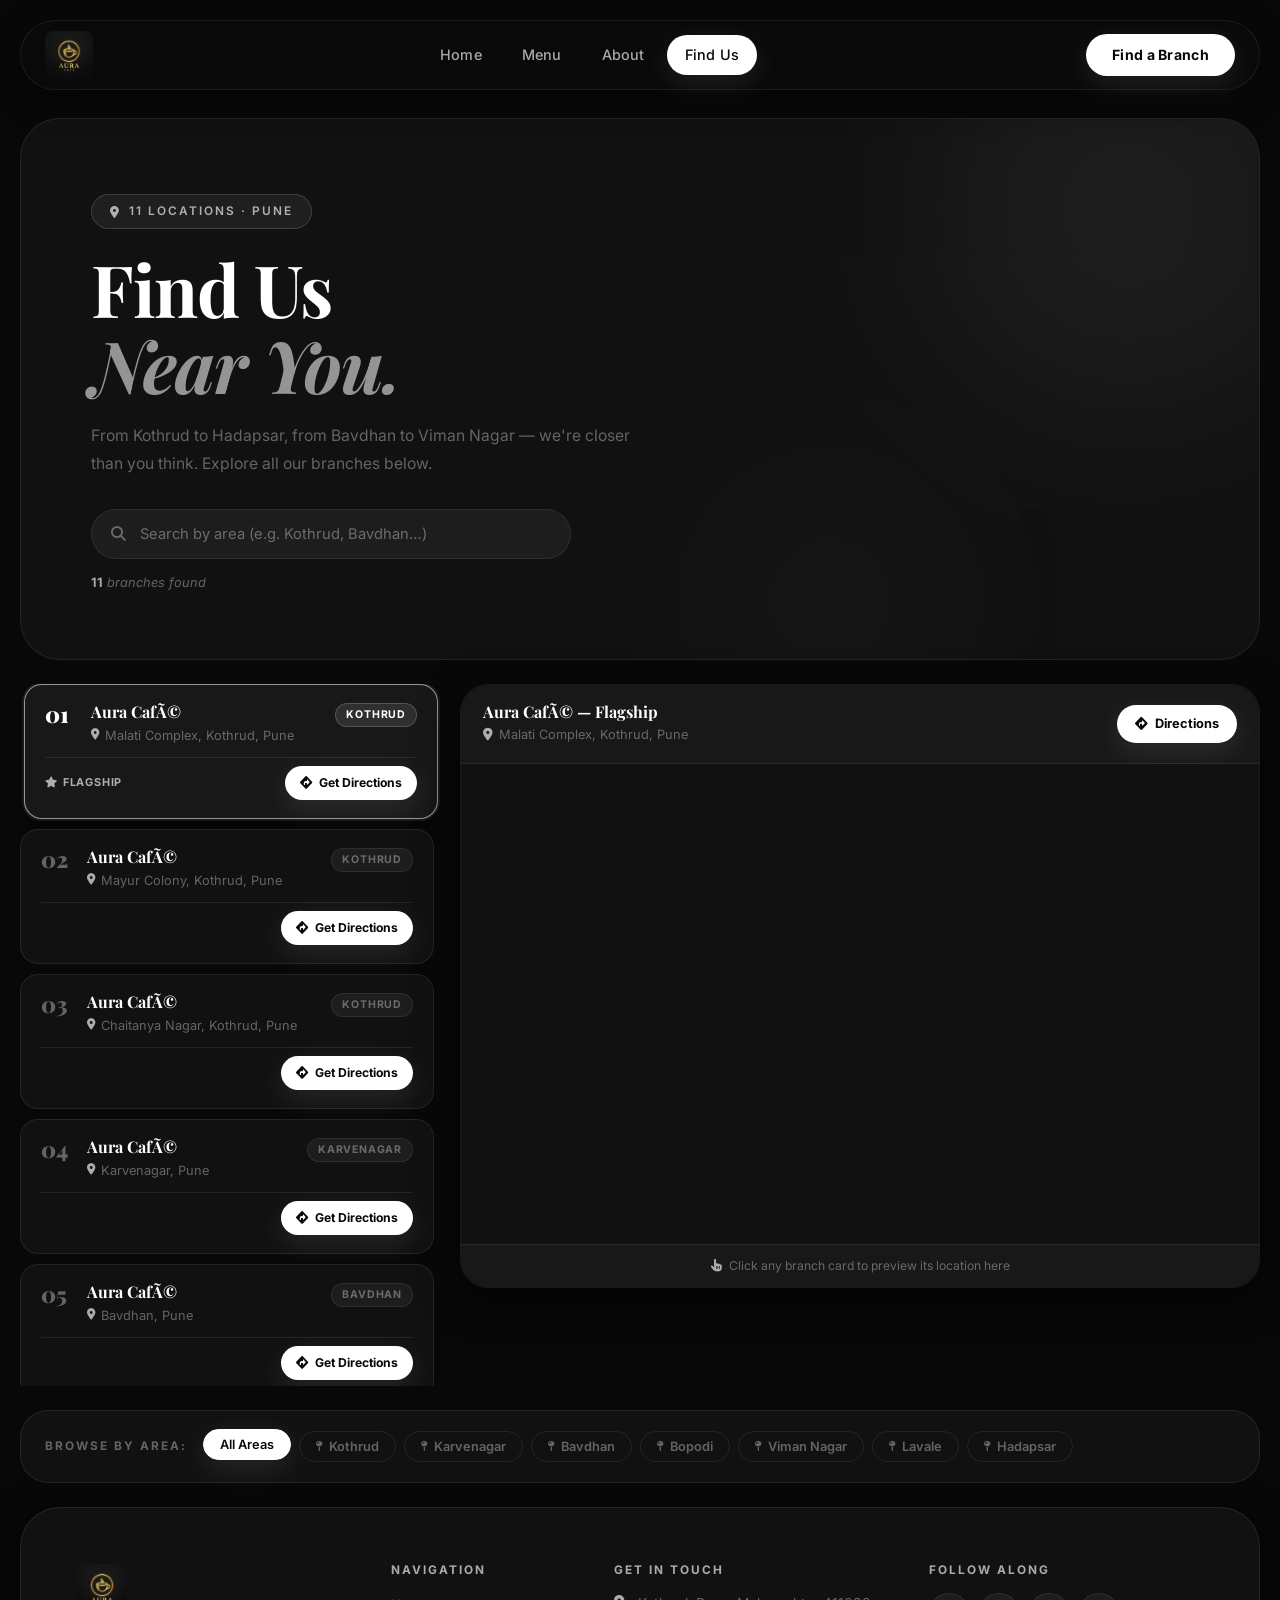
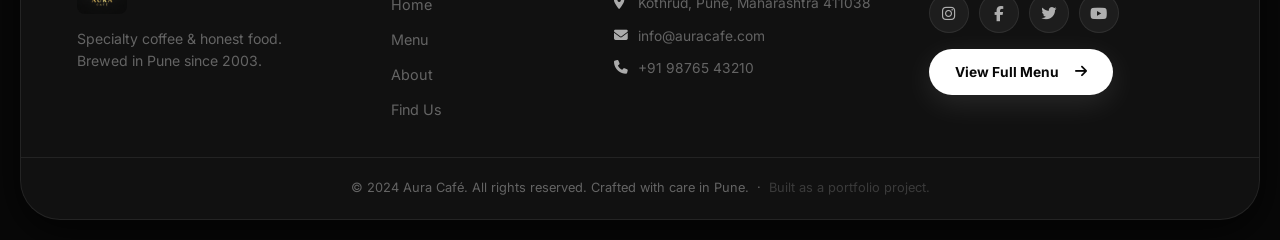
<file: locations.html>
<!DOCTYPE html>
<html lang="en">

<head>
    <meta charset="UTF-8">
    <meta name="viewport" content="width=device-width, initial-scale=1.0">
    <title>Find Us — Aura Café | 12 Branches Across Pune</title>
    <meta name="description"
        content="Find a Aura CafÃ© branch near you. We have 11 locations across Pune — Kothrud, Karvenagar, Bavdhan, Bopodi, Viman Nagar, Hadapsar and more.">
    <link rel="stylesheet" href="https://cdnjs.cloudflare.com/ajax/libs/font-awesome/6.4.0/css/all.min.css">
    <link rel="stylesheet" href="styles.css">
    <link rel="stylesheet" href="locations.css">
</head>

<body>

    <div class="container">

        <!-- HEADER -->
        <header class="top-header" id="topHeader">
            <div class="nav-logo">
                <img src="logo 2.png" alt="Aura CafÃ© Logo" onerror="this.src='images/aura_cafe_logo.png'">
            </div>
            <nav class="nav-links">
                <a href="index.html">Home</a>
                <a href="menu.html">Menu</a>
                <a href="index.html#about">About</a>
                <a href="locations.html" class="nav-active">Find Us</a>
            </nav>
            <a href="#branch-list" class="nav-btn">Find a Branch</a>
            <button class="mobile-menu-btn" id="mobileMenuBtn" aria-label="Open mobile menu">
                <i class="fa-solid fa-bars"></i>
            </button>
        </header>

        <!-- PAGE HERO -->
        <section class="loc-hero reveal">
            <div class="loc-hero-content">
                <span class="loc-hero-tag">
                    <i class="fa-solid fa-location-dot"></i> 11 Locations · Pune
                </span>
                <h1 class="loc-hero-title">Find Us<br><span class="yellow-text">Near You.</span></h1>
                <p class="loc-hero-sub">
                    From Kothrud to Hadapsar, from Bavdhan to Viman Nagar — we're closer than you think. Explore all our branches below.
                </p>
                <!-- Search Bar -->
                <div class="loc-search-wrap">
                    <i class="fa-solid fa-magnifying-glass loc-search-icon"></i>
                    <input
                        type="text"
                        id="branchSearch"
                        class="loc-search-input"
                        placeholder="Search by area (e.g. Kothrud, Bavdhan…)"
                        autocomplete="off"
                    >
                    <button class="loc-search-clear" id="searchClear" aria-label="Clear search">
                        <i class="fa-solid fa-xmark"></i>
                    </button>
                </div>
                <p class="loc-branch-count"><span id="visibleCount">11</span> branches found</p>
            </div>
            <div class="loc-hero-orb orb-a"></div>
            <div class="loc-hero-orb orb-b"></div>
        </section>

        <!-- MAIN LAYOUT: MAP + BRANCH LIST -->
        <div class="loc-layout" id="branch-list">

            <!-- LEFT: BRANCH CARDS -->
            <aside class="branch-list" id="branchList">

                <div class="branch-card active reveal" data-index="0"
                    data-query="Aura+Cafe+Malati+Complex+Kothrud+Pune"
                    data-directions="Aura CafÃ©, Malati Complex, Kothrud, Pune"
                    data-area="Kothrud">
                    <div class="branch-card-header">
                        <div class="branch-number">01</div>
                        <div class="branch-info">
                            <h3>Aura CafÃ©</h3>
                            <p class="branch-address">
                                <i class="fa-solid fa-location-dot"></i>
                                Malati Complex, Kothrud, Pune
                            </p>
                        </div>
                        <span class="branch-area-tag">Kothrud</span>
                    </div>
                    <div class="branch-card-footer">
                        <span class="branch-hq-badge"><i class="fa-solid fa-star"></i> Flagship</span>
                        <a class="branch-directions-btn"
                            href="https://www.google.com/maps/dir/?api=1&destination=Aura+Cafe+Malati+Complex+Kothrud+Pune"
                            target="_blank" rel="noopener">
                            <i class="fa-solid fa-diamond-turn-right"></i> Get Directions
                        </a>
                    </div>
                </div>

                <div class="branch-card reveal" data-index="1"
                    data-query="Aura+Cafe+Mayur+Colony+Kothrud+Pune"
                    data-directions="Aura CafÃ©, Mayur Colony, Kothrud, Pune"
                    data-area="Kothrud">
                    <div class="branch-card-header">
                        <div class="branch-number">02</div>
                        <div class="branch-info">
                            <h3>Aura CafÃ©</h3>
                            <p class="branch-address">
                                <i class="fa-solid fa-location-dot"></i>
                                Mayur Colony, Kothrud, Pune
                            </p>
                        </div>
                        <span class="branch-area-tag">Kothrud</span>
                    </div>
                    <div class="branch-card-footer">
                        <a class="branch-directions-btn"
                            href="https://www.google.com/maps/dir/?api=1&destination=Aura+Cafe+Mayur+Colony+Kothrud+Pune"
                            target="_blank" rel="noopener">
                            <i class="fa-solid fa-diamond-turn-right"></i> Get Directions
                        </a>
                    </div>
                </div>

                <div class="branch-card reveal" data-index="2"
                    data-query="Aura+Cafe+Chaitanya+Nagar+Kothrud+Pune"
                    data-directions="Aura CafÃ©, Chaitanya Nagar, Kothrud, Pune"
                    data-area="Kothrud">
                    <div class="branch-card-header">
                        <div class="branch-number">03</div>
                        <div class="branch-info">
                            <h3>Aura CafÃ©</h3>
                            <p class="branch-address">
                                <i class="fa-solid fa-location-dot"></i>
                                Chaitanya Nagar, Kothrud, Pune
                            </p>
                        </div>
                        <span class="branch-area-tag">Kothrud</span>
                    </div>
                    <div class="branch-card-footer">
                        <a class="branch-directions-btn"
                            href="https://www.google.com/maps/dir/?api=1&destination=Aura+Cafe+Chaitanya+Nagar+Kothrud+Pune"
                            target="_blank" rel="noopener">
                            <i class="fa-solid fa-diamond-turn-right"></i> Get Directions
                        </a>
                    </div>
                </div>

                <div class="branch-card reveal" data-index="3"
                    data-query="Aura+Cafe+Karvenagar+Pune"
                    data-directions="Aura CafÃ©, Karvenagar, Pune"
                    data-area="Karvenagar">
                    <div class="branch-card-header">
                        <div class="branch-number">04</div>
                        <div class="branch-info">
                            <h3>Aura CafÃ©</h3>
                            <p class="branch-address">
                                <i class="fa-solid fa-location-dot"></i>
                                Karvenagar, Pune
                            </p>
                        </div>
                        <span class="branch-area-tag">Karvenagar</span>
                    </div>
                    <div class="branch-card-footer">
                        <a class="branch-directions-btn"
                            href="https://www.google.com/maps/dir/?api=1&destination=Aura+Cafe+Karvenagar+Pune"
                            target="_blank" rel="noopener">
                            <i class="fa-solid fa-diamond-turn-right"></i> Get Directions
                        </a>
                    </div>
                </div>

                <div class="branch-card reveal" data-index="4"
                    data-query="Aura+Cafe+Bavdhan+Pune"
                    data-directions="Aura CafÃ©, Bavdhan, Pune"
                    data-area="Bavdhan">
                    <div class="branch-card-header">
                        <div class="branch-number">05</div>
                        <div class="branch-info">
                            <h3>Aura CafÃ©</h3>
                            <p class="branch-address">
                                <i class="fa-solid fa-location-dot"></i>
                                Bavdhan, Pune
                            </p>
                        </div>
                        <span class="branch-area-tag">Bavdhan</span>
                    </div>
                    <div class="branch-card-footer">
                        <a class="branch-directions-btn"
                            href="https://www.google.com/maps/dir/?api=1&destination=Aura+Cafe+Bavdhan+Pune"
                            target="_blank" rel="noopener">
                            <i class="fa-solid fa-diamond-turn-right"></i> Get Directions
                        </a>
                    </div>
                </div>

                <div class="branch-card reveal" data-index="5"
                    data-query="Aura+Cafe+Rambaug+Colony+Kothrud+Pune"
                    data-directions="Aura CafÃ©, Rambaug Colony, Kothrud, Pune"
                    data-area="Kothrud">
                    <div class="branch-card-header">
                        <div class="branch-number">06</div>
                        <div class="branch-info">
                            <h3>Aura CafÃ©</h3>
                            <p class="branch-address">
                                <i class="fa-solid fa-location-dot"></i>
                                Rambaug Colony, Kothrud, Pune
                            </p>
                        </div>
                        <span class="branch-area-tag">Kothrud</span>
                    </div>
                    <div class="branch-card-footer">
                        <a class="branch-directions-btn"
                            href="https://www.google.com/maps/dir/?api=1&destination=Aura+Cafe+Rambaug+Colony+Kothrud+Pune"
                            target="_blank" rel="noopener">
                            <i class="fa-solid fa-diamond-turn-right"></i> Get Directions
                        </a>
                    </div>
                </div>

                <div class="branch-card reveal" data-index="6"
                    data-query="Aura+Cafe+Bopodi+Pune"
                    data-directions="Aura CafÃ©, Bopodi, Pune"
                    data-area="Bopodi">
                    <div class="branch-card-header">
                        <div class="branch-number">07</div>
                        <div class="branch-info">
                            <h3>Aura CafÃ©</h3>
                            <p class="branch-address">
                                <i class="fa-solid fa-location-dot"></i>
                                Bopodi, Pune
                            </p>
                        </div>
                        <span class="branch-area-tag">Bopodi</span>
                    </div>
                    <div class="branch-card-footer">
                        <a class="branch-directions-btn"
                            href="https://www.google.com/maps/dir/?api=1&destination=Aura+Cafe+Bopodi+Pune"
                            target="_blank" rel="noopener">
                            <i class="fa-solid fa-diamond-turn-right"></i> Get Directions
                        </a>
                    </div>
                </div>

                <div class="branch-card reveal" data-index="7"
                    data-query="Aura+Cafe+Viman+Nagar+Pune"
                    data-directions="Aura CafÃ©, Viman Nagar, Pune"
                    data-area="Viman Nagar">
                    <div class="branch-card-header">
                        <div class="branch-number">08</div>
                        <div class="branch-info">
                            <h3>Aura CafÃ©</h3>
                            <p class="branch-address">
                                <i class="fa-solid fa-location-dot"></i>
                                Viman Nagar, Pune
                            </p>
                        </div>
                        <span class="branch-area-tag">Viman Nagar</span>
                    </div>
                    <div class="branch-card-footer">
                        <a class="branch-directions-btn"
                            href="https://www.google.com/maps/dir/?api=1&destination=Aura+Cafe+Viman+Nagar+Pune"
                            target="_blank" rel="noopener">
                            <i class="fa-solid fa-diamond-turn-right"></i> Get Directions
                        </a>
                    </div>
                </div>

                <div class="branch-card reveal" data-index="8"
                    data-query="Aura+Cafe+Sahawas+Society+Karvenagar+Pune"
                    data-directions="Aura CafÃ©, Sahawas Society, Karvenagar, Pune"
                    data-area="Karvenagar">
                    <div class="branch-card-header">
                        <div class="branch-number">09</div>
                        <div class="branch-info">
                            <h3>Aura CafÃ©</h3>
                            <p class="branch-address">
                                <i class="fa-solid fa-location-dot"></i>
                                Sahawas Society, Karvenagar, Pune
                            </p>
                        </div>
                        <span class="branch-area-tag">Karvenagar</span>
                    </div>
                    <div class="branch-card-footer">
                        <a class="branch-directions-btn"
                            href="https://www.google.com/maps/dir/?api=1&destination=Aura+Cafe+Sahawas+Society+Karvenagar+Pune"
                            target="_blank" rel="noopener">
                            <i class="fa-solid fa-diamond-turn-right"></i> Get Directions
                        </a>
                    </div>
                </div>

                <div class="branch-card reveal" data-index="9"
                    data-query="Aura+Cafe+Symbiosis+Lavale+Road+Pune"
                    data-directions="Aura CafÃ©, Symbiosis Lavale Road, Pune"
                    data-area="Lavale">
                    <div class="branch-card-header">
                        <div class="branch-number">10</div>
                        <div class="branch-info">
                            <h3>Aura CafÃ©</h3>
                            <p class="branch-address">
                                <i class="fa-solid fa-location-dot"></i>
                                Symbiosis Lavale Road, Pune
                            </p>
                        </div>
                        <span class="branch-area-tag">Lavale</span>
                    </div>
                    <div class="branch-card-footer">
                        <a class="branch-directions-btn"
                            href="https://www.google.com/maps/dir/?api=1&destination=Aura+Cafe+Symbiosis+Lavale+Road+Pune"
                            target="_blank" rel="noopener">
                            <i class="fa-solid fa-diamond-turn-right"></i> Get Directions
                        </a>
                    </div>
                </div>

                <div class="branch-card reveal" data-index="10"
                    data-query="Aura+Cafe+Hadapsar+Pune"
                    data-directions="Aura CafÃ©, Hadapsar, Pune"
                    data-area="Hadapsar">
                    <div class="branch-card-header">
                        <div class="branch-number">11</div>
                        <div class="branch-info">
                            <h3>Aura CafÃ©</h3>
                            <p class="branch-address">
                                <i class="fa-solid fa-location-dot"></i>
                                Hadapsar, Pune
                            </p>
                        </div>
                        <span class="branch-area-tag">Hadapsar</span>
                    </div>
                    <div class="branch-card-footer">
                        <a class="branch-directions-btn"
                            href="https://www.google.com/maps/dir/?api=1&destination=Aura+Cafe+Hadapsar+Pune"
                            target="_blank" rel="noopener">
                            <i class="fa-solid fa-diamond-turn-right"></i> Get Directions
                        </a>
                    </div>
                </div>

                <!-- No results -->
                <div class="no-results" id="noResults" style="display:none;">
                    <i class="fa-solid fa-magnifying-glass-minus"></i>
                    <p>No branches found for "<span id="searchTerm"></span>"</p>
                    <small>Try searching for Kothrud, Bavdhan, Hadapsar etc.</small>
                </div>

            </aside>

            <!-- RIGHT: GOOGLE MAP -->
            <div class="map-panel">
                <div class="map-sticky">
                    <div class="map-header">
                        <div class="map-header-info">
                            <h3 id="mapBranchName">Aura CafÃ© — Flagship</h3>
                            <p id="mapBranchAddr"><i class="fa-solid fa-location-dot"></i> Malati Complex, Kothrud, Pune</p>
                        </div>
                        <a id="mapDirectionsLink"
                            href="https://www.google.com/maps/dir/?api=1&destination=Aura+Cafe+Malati+Complex+Kothrud+Pune"
                            target="_blank" rel="noopener" class="map-directions-pill">
                            <i class="fa-solid fa-diamond-turn-right"></i> Directions
                        </a>
                    </div>
                    <div class="map-frame-wrap">
                        <iframe
                            id="googleMapIframe"
                            title="Aura CafÃ© Location Map"
                            src="https://maps.google.com/maps?q=Aura+Cafe+Malati+Complex+Kothrud+Pune&output=embed&hl=en&z=16"
                            loading="lazy"
                            referrerpolicy="no-referrer-when-downgrade"
                            allowfullscreen>
                        </iframe>
                        <div class="map-loading-overlay" id="mapLoader">
                            <div class="map-spinner"></div>
                        </div>
                    </div>
                    <p class="map-tip">
                        <i class="fa-solid fa-hand-pointer"></i>
                        Click any branch card to preview its location here
                    </p>
                </div>
            </div>

        </div>

        <!-- AREA QUICK FILTER CHIPS -->
        <section class="area-chips-section reveal">
            <p class="area-chips-label">Browse by area:</p>
            <div class="area-chips">
                <button class="area-chip active" data-area="all" id="chip-all">All Areas</button>
                <button class="area-chip" data-area="Kothrud" id="chip-kothrud">
                    <i class="fa-solid fa-map-pin"></i> Kothrud
                </button>
                <button class="area-chip" data-area="Karvenagar" id="chip-karvenagar">
                    <i class="fa-solid fa-map-pin"></i> Karvenagar
                </button>
                <button class="area-chip" data-area="Bavdhan" id="chip-bavdhan">
                    <i class="fa-solid fa-map-pin"></i> Bavdhan
                </button>
                <button class="area-chip" data-area="Bopodi" id="chip-bopodi">
                    <i class="fa-solid fa-map-pin"></i> Bopodi
                </button>
                <button class="area-chip" data-area="Viman Nagar" id="chip-viman">
                    <i class="fa-solid fa-map-pin"></i> Viman Nagar
                </button>
                <button class="area-chip" data-area="Lavale" id="chip-lavale">
                    <i class="fa-solid fa-map-pin"></i> Lavale
                </button>
                <button class="area-chip" data-area="Hadapsar" id="chip-hadapsar">
                    <i class="fa-solid fa-map-pin"></i> Hadapsar
                </button>
            </div>
        </section>

        <!-- FOOTER -->
        <footer class="site-footer">
            <div class="footer-top reveal">
                <div class="footer-brand">
                    <img src="logo 2.png" alt="Aura CafÃ© Logo" class="footer-logo"
                        onerror="this.src='images/aura_cafe_logo.png'">
                    <p class="footer-tagline">Specialty coffee & honest food. Brewed in Pune since 2003.</p>
                </div>
                <div class="footer-links-group">
                    <h5>Navigation</h5>
                    <a href="index.html">Home</a>
                    <a href="menu.html">Menu</a>
                    <a href="index.html#about">About</a>
                    <a href="locations.html">Find Us</a>
                </div>
                <div class="footer-contact-group">
                    <h5>Get in Touch</h5>
                    <p><i class="fa-solid fa-location-dot"></i> Kothrud, Pune, Maharashtra 411038</p>
                    <p><i class="fa-solid fa-envelope"></i> info@auracafe.com</p>
                    <p><i class="fa-solid fa-phone"></i> +91 98765 43210</p>
                </div>
                <div class="footer-social-group">
                    <h5>Follow Along</h5>
                    <div class="social-icons">
                        <a href="#" class="social-circle" aria-label="Instagram"><i class="fa-brands fa-instagram"></i></a>
                        <a href="#" class="social-circle" aria-label="Facebook"><i class="fa-brands fa-facebook-f"></i></a>
                        <a href="#" class="social-circle" aria-label="Twitter"><i class="fa-brands fa-twitter"></i></a>
                        <a href="#" class="social-circle" aria-label="YouTube"><i class="fa-brands fa-youtube"></i></a>
                    </div>
                    <a href="menu.html" class="btn-footer">View Full Menu
                        <i class="fa-solid fa-arrow-right" style="margin-left: 8px;"></i></a>
                </div>
            </div>
            <div class="footer-bottom">
                <p>&copy; 2024 Aura Café. All rights reserved. Crafted with care in Pune. &nbsp;·&nbsp; <span style="opacity:0.5;">Built as a portfolio project.</span></p>
            </div>
        </footer>

    </div>

    <!-- Mobile Navigation Overlay -->
    <div class="mobile-nav-overlay" id="mobileNavOverlay" style="display: none;">
        <div class="mobile-links">
            <button class="close-mobile-nav" id="closeMobileNav">&times;</button>
            <a href="index.html">Home</a>
            <a href="menu.html">Menu</a>
            <a href="index.html#about">About</a>
            <a href="locations.html">Find Us</a>
        </div>
    </div>

    <!-- Back to Top Button -->
    <button class="back-to-top" id="backToTop" aria-label="Back to top">
        <i class="fa-solid fa-chevron-up"></i>
    </button>

    <script src="app.js"></script>
    <script src="locations.js"></script>
</body>

</html>
</file>
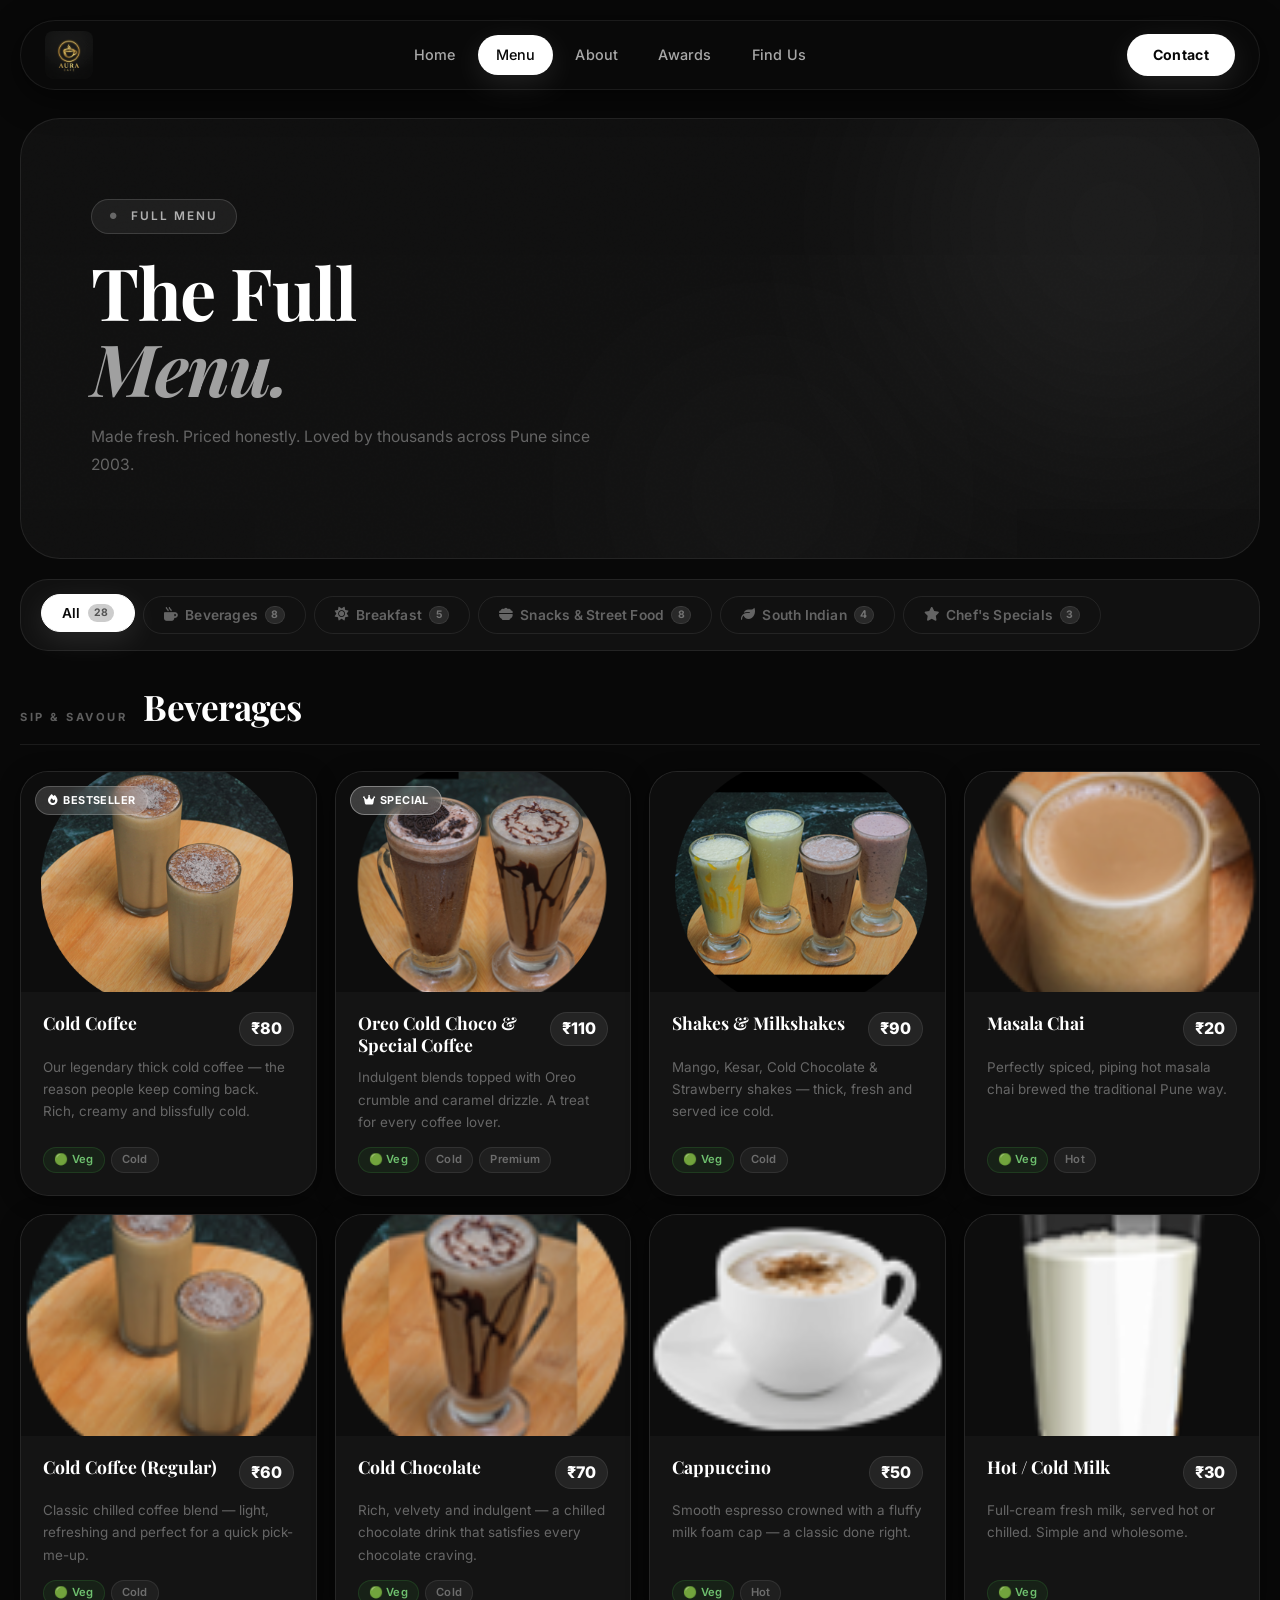
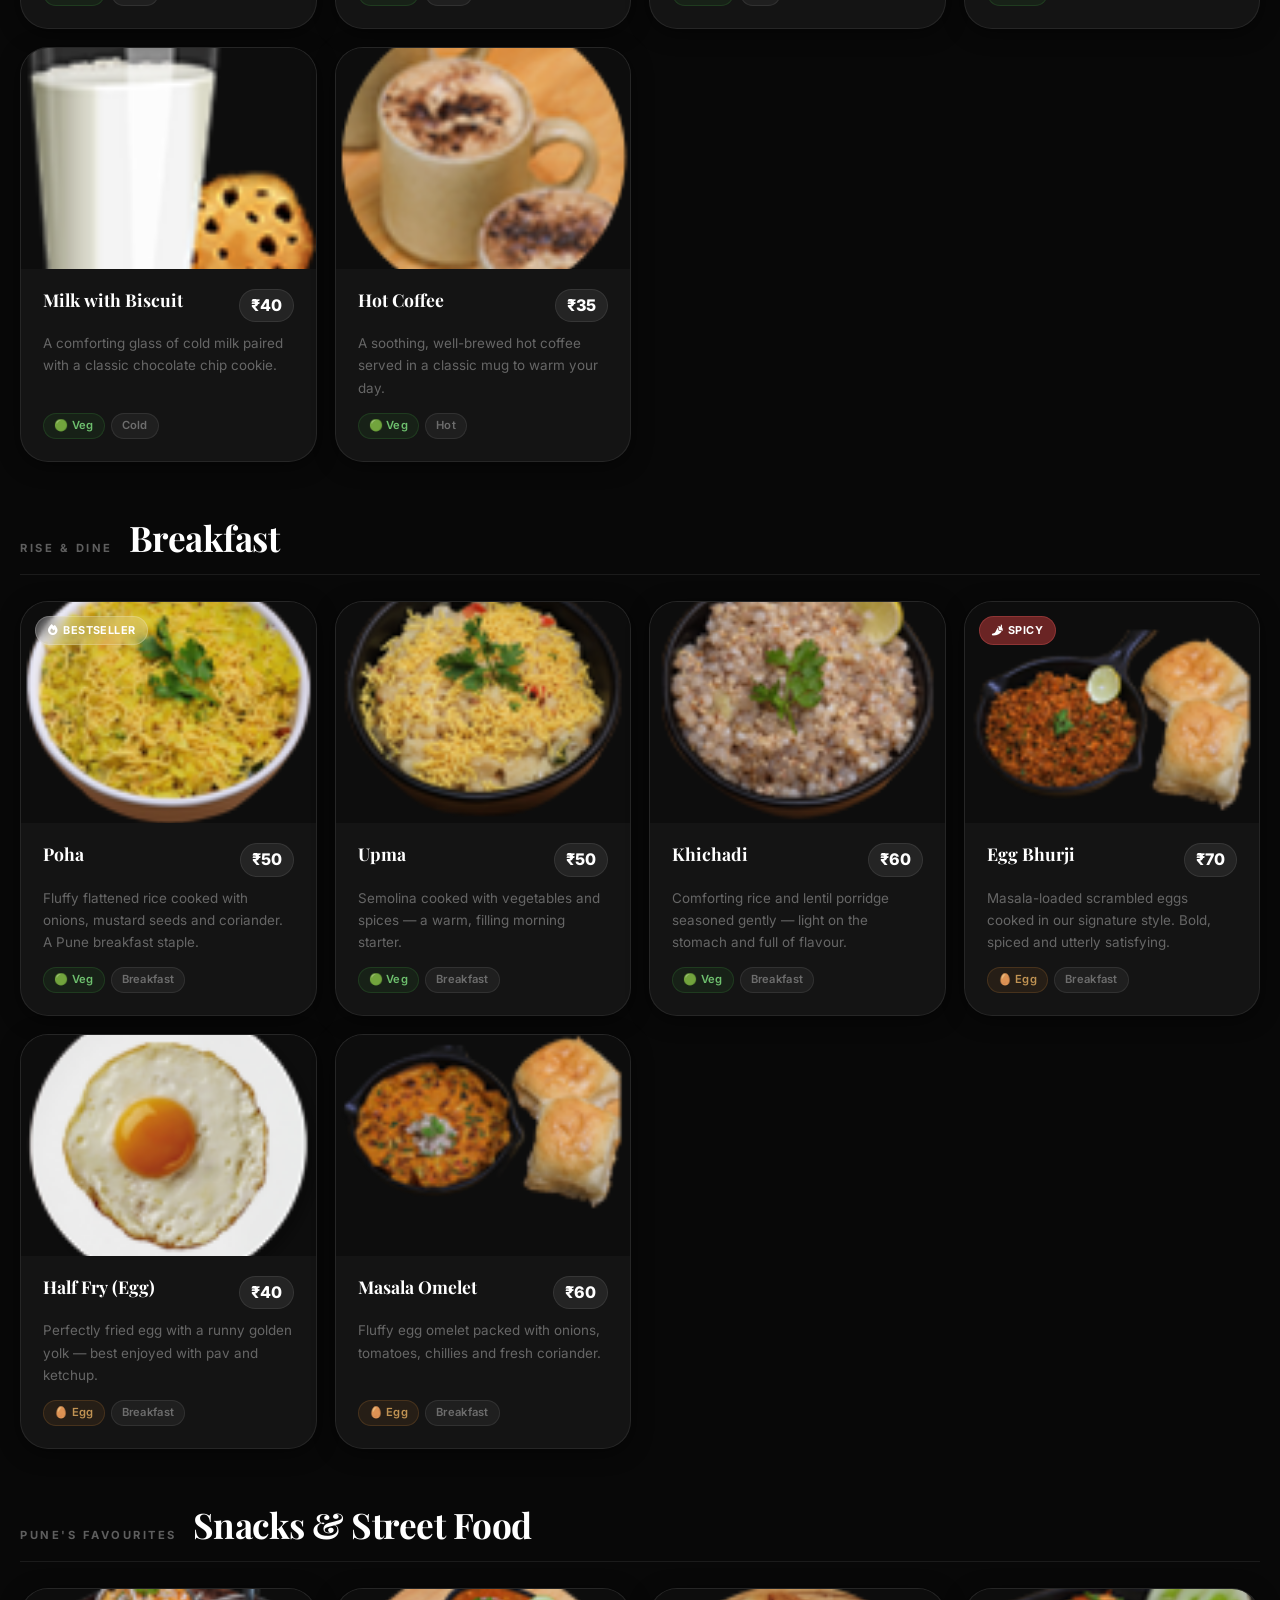
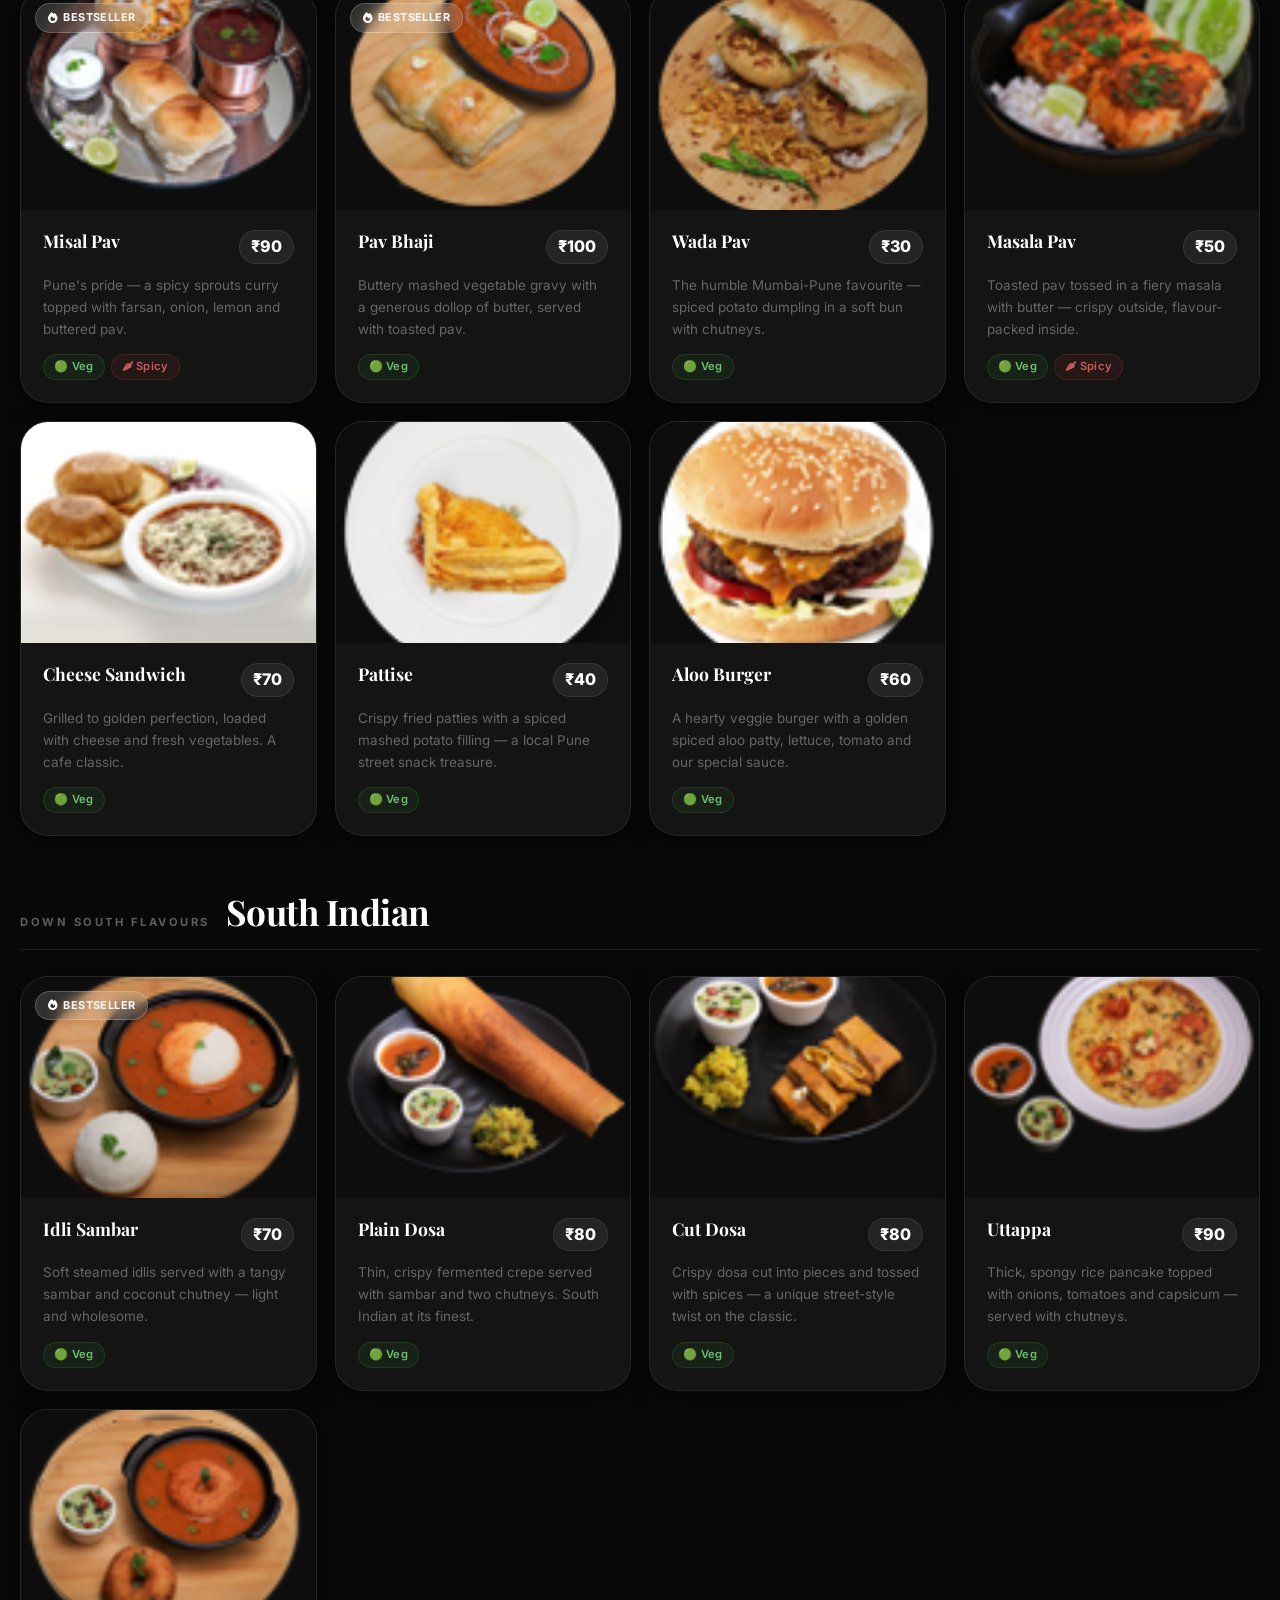
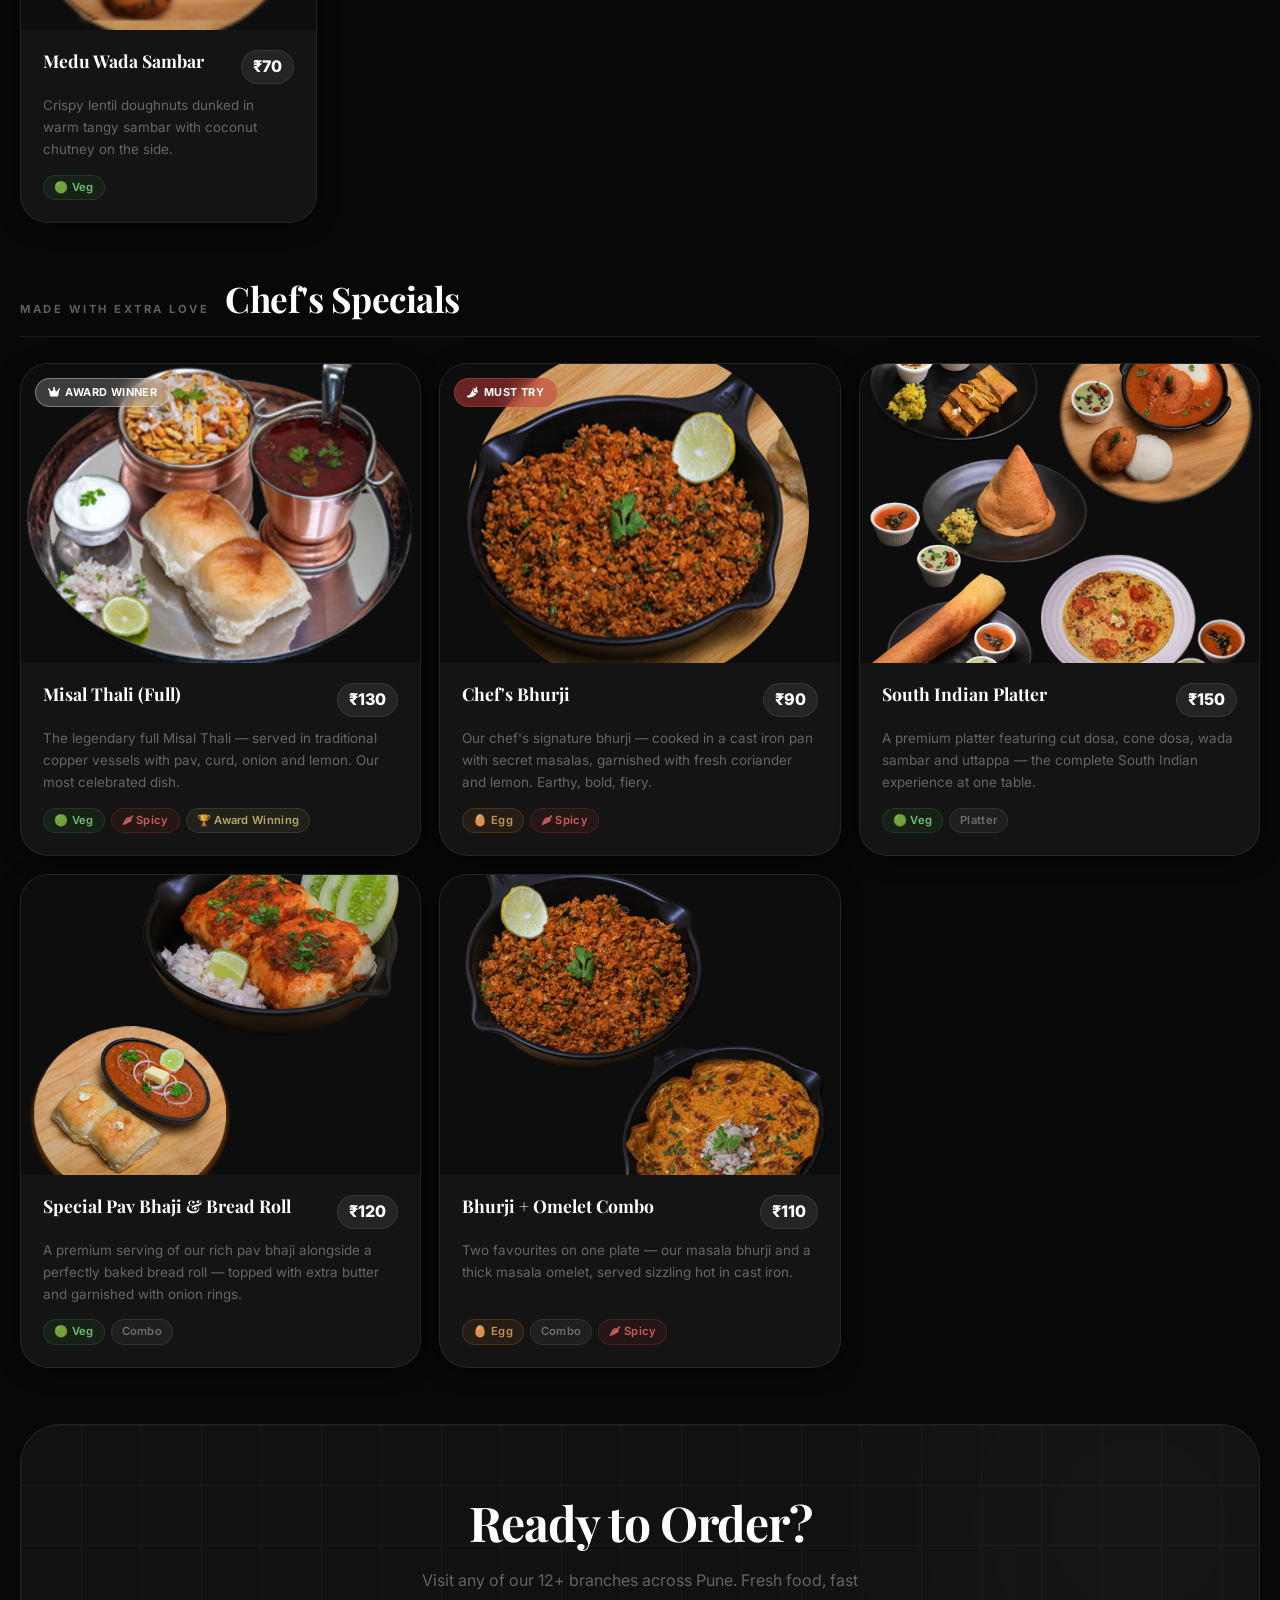
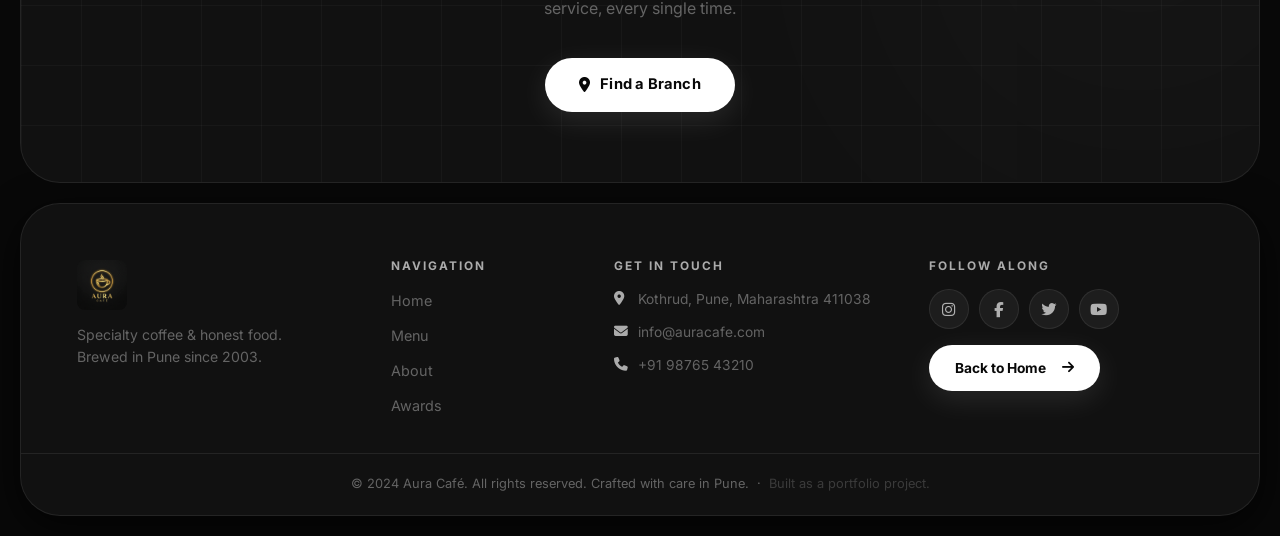
<file: menu.html>
<!DOCTYPE html>
<html lang="en">

<head>
    <meta charset="UTF-8">
    <meta name="viewport" content="width=device-width, initial-scale=1.0">
    <title>Menu — Aura Café | Premium Artisan Coffee & Eats</title>
    <meta name="description"
        content="Explore the full menu at Aura Café, Pune. From legendary cold coffee and thick shakes to misal pav, dosas, sandwiches and more — all at honest prices.">
    <link rel="stylesheet" href="https://cdnjs.cloudflare.com/ajax/libs/font-awesome/6.4.0/css/all.min.css">
    <link rel="stylesheet" href="styles.css">
    <link rel="stylesheet" href="menu.css">
</head>

<body>

    <div class="container">

        <!-- HEADER (same as index) -->
        <header class="top-header" id="topHeader">
            <div class="nav-logo">
                <img src="logo 2.png" alt="Aura Café Logo" onerror="this.src='images/aura_cafe_logo.png'">
            </div>
            <nav class="nav-links">
                <a href="index.html">Home</a>
                <a href="menu.html" class="nav-active">Menu</a>
                <a href="index.html#about">About</a>
                <a href="index.html#awards">Awards</a>
                <a href="locations.html">Find Us</a>
            </nav>
            <a href="index.html#contact" class="nav-btn">Contact</a>
            <button class="mobile-menu-btn" id="mobileMenuBtn" aria-label="Open mobile menu">
                <i class="fa-solid fa-bars"></i>
            </button>
        </header>

        <!-- PAGE HERO -->
        <section class="menu-hero reveal">
            <div class="menu-hero-content">
                <span class="menu-hero-tag"><i class="fa-solid fa-circle" style="font-size:0.4rem; opacity:0.5;"></i> &nbsp;Full Menu</span>
                <h1 class="menu-hero-title">The Full<br><span class="yellow-text">Menu.</span></h1>
                <p class="menu-hero-sub">Made fresh. Priced honestly. Loved by thousands across Pune since 2003.</p>
            </div>
            <div class="menu-hero-orb orb-a"></div>
            <div class="menu-hero-orb orb-b"></div>
        </section>

        <!-- FILTER TABS -->
        <nav class="category-tabs reveal" id="categoryTabs" aria-label="Menu categories">
            <button class="tab-btn active" data-cat="all" id="tab-all">All <span class="tab-count">28</span></button>
            <button class="tab-btn" data-cat="beverages" id="tab-beverages">
                <i class="fa-solid fa-mug-hot"></i> Beverages <span class="tab-count">8</span>
            </button>
            <button class="tab-btn" data-cat="breakfast" id="tab-breakfast">
                <i class="fa-solid fa-sun"></i> Breakfast <span class="tab-count">5</span>
            </button>
            <button class="tab-btn" data-cat="snacks" id="tab-snacks">
                <i class="fa-solid fa-bowl-food"></i> Snacks & Street Food <span class="tab-count">8</span>
            </button>
            <button class="tab-btn" data-cat="south-indian" id="tab-south-indian">
                <i class="fa-solid fa-leaf"></i> South Indian <span class="tab-count">4</span>
            </button>
            <button class="tab-btn" data-cat="specials" id="tab-specials">
                <i class="fa-solid fa-star"></i> Chef's Specials <span class="tab-count">3</span>
            </button>
        </nav>

        <!-- ================================================
             BEVERAGES
             ================================================ -->
        <section class="menu-section" data-section="beverages">
            <div class="section-header reveal">
                <span class="section-eyebrow">Sip & Savour</span>
                <h2 class="section-title">Beverages</h2>
            </div>
            <div class="menu-grid">

                <div class="menu-card reveal" data-category="beverages">
                    <div class="menu-card-img-wrap">
                        <img src="Images3/menu-1.png" alt="Cold Coffee" loading="lazy">
                        <span class="bestseller-badge"><i class="fa-solid fa-fire"></i> Bestseller</span>
                    </div>
                    <div class="menu-card-body">
                        <div class="menu-card-top">
                            <h3>Cold Coffee</h3>
                            <span class="menu-price">₹80</span>
                        </div>
                        <p class="menu-desc">Our legendary thick cold coffee — the reason people keep coming back. Rich, creamy and blissfully cold.</p>
                        <div class="menu-card-tags">
                            <span class="tag veg">🟢 Veg</span>
                            <span class="tag">Cold</span>
                        </div>
                    </div>
                </div>

                <div class="menu-card reveal" data-category="beverages">
                    <div class="menu-card-img-wrap">
                        <img src="Images3/menu-7.png" alt="Special Cold Coffee" loading="lazy">
                        <span class="bestseller-badge special"><i class="fa-solid fa-crown"></i> Special</span>
                    </div>
                    <div class="menu-card-body">
                        <div class="menu-card-top">
                            <h3>Oreo Cold Choco & Special Coffee</h3>
                            <span class="menu-price">₹110</span>
                        </div>
                        <p class="menu-desc">Indulgent blends topped with Oreo crumble and caramel drizzle. A treat for every coffee lover.</p>
                        <div class="menu-card-tags">
                            <span class="tag veg">🟢 Veg</span>
                            <span class="tag">Cold</span>
                            <span class="tag">Premium</span>
                        </div>
                    </div>
                </div>

                <div class="menu-card reveal" data-category="beverages">
                    <div class="menu-card-img-wrap">
                        <img src="Images3/menu-4.png" alt="Shakes" loading="lazy">
                    </div>
                    <div class="menu-card-body">
                        <div class="menu-card-top">
                            <h3>Shakes & Milkshakes</h3>
                            <span class="menu-price">₹90</span>
                        </div>
                        <p class="menu-desc">Mango, Kesar, Cold Chocolate & Strawberry shakes — thick, fresh and served ice cold.</p>
                        <div class="menu-card-tags">
                            <span class="tag veg">🟢 Veg</span>
                            <span class="tag">Cold</span>
                        </div>
                    </div>
                </div>

                <div class="menu-card reveal" data-category="beverages">
                    <div class="menu-card-img-wrap">
                        <img src="Images3/br-1.png" alt="Chai / Tea" loading="lazy">
                    </div>
                    <div class="menu-card-body">
                        <div class="menu-card-top">
                            <h3>Masala Chai</h3>
                            <span class="menu-price">₹20</span>
                        </div>
                        <p class="menu-desc">Perfectly spiced, piping hot masala chai brewed the traditional Pune way.</p>
                        <div class="menu-card-tags">
                            <span class="tag veg">🟢 Veg</span>
                            <span class="tag">Hot</span>
                        </div>
                    </div>
                </div>

                <div class="menu-card reveal" data-category="beverages">
                    <div class="menu-card-img-wrap">
                        <img src="Images3/br-2.png" alt="Cold Coffee Glass" loading="lazy">
                    </div>
                    <div class="menu-card-body">
                        <div class="menu-card-top">
                            <h3>Cold Coffee (Regular)</h3>
                            <span class="menu-price">₹60</span>
                        </div>
                        <p class="menu-desc">Classic chilled coffee blend — light, refreshing and perfect for a quick pick-me-up.</p>
                        <div class="menu-card-tags">
                            <span class="tag veg">🟢 Veg</span>
                            <span class="tag">Cold</span>
                        </div>
                    </div>
                </div>

                <div class="menu-card reveal" data-category="beverages">
                    <div class="menu-card-img-wrap">
                        <img src="Images3/br-4.png" alt="Cold Chocolate" loading="lazy">
                    </div>
                    <div class="menu-card-body">
                        <div class="menu-card-top">
                            <h3>Cold Chocolate</h3>
                            <span class="menu-price">₹70</span>
                        </div>
                        <p class="menu-desc">Rich, velvety and indulgent — a chilled chocolate drink that satisfies every chocolate craving.</p>
                        <div class="menu-card-tags">
                            <span class="tag veg">🟢 Veg</span>
                            <span class="tag">Cold</span>
                        </div>
                    </div>
                </div>

                <div class="menu-card reveal" data-category="beverages">
                    <div class="menu-card-img-wrap">
                        <img src="Images3/br-5.png" alt="Cappuccino" loading="lazy">
                    </div>
                    <div class="menu-card-body">
                        <div class="menu-card-top">
                            <h3>Cappuccino</h3>
                            <span class="menu-price">₹50</span>
                        </div>
                        <p class="menu-desc">Smooth espresso crowned with a fluffy milk foam cap — a classic done right.</p>
                        <div class="menu-card-tags">
                            <span class="tag veg">🟢 Veg</span>
                            <span class="tag">Hot</span>
                        </div>
                    </div>
                </div>

                <div class="menu-card reveal" data-category="beverages">
                    <div class="menu-card-img-wrap">
                        <img src="Images3/br-6.png" alt="Milk" loading="lazy">
                    </div>
                    <div class="menu-card-body">
                        <div class="menu-card-top">
                            <h3>Hot / Cold Milk</h3>
                            <span class="menu-price">₹30</span>
                        </div>
                        <p class="menu-desc">Full-cream fresh milk, served hot or chilled. Simple and wholesome.</p>
                        <div class="menu-card-tags">
                            <span class="tag veg">🟢 Veg</span>
                        </div>
                    </div>
                </div>

                <div class="menu-card reveal" data-category="beverages">
                    <div class="menu-card-img-wrap">
                        <img src="Images3/br-3.png" alt="Milk with Biscuit" loading="lazy">
                    </div>
                    <div class="menu-card-body">
                        <div class="menu-card-top">
                            <h3>Milk with Biscuit</h3>
                            <span class="menu-price">₹40</span>
                        </div>
                        <p class="menu-desc">A comforting glass of cold milk paired with a classic chocolate chip cookie.</p>
                        <div class="menu-card-tags">
                            <span class="tag veg">🟢 Veg</span>
                            <span class="tag">Cold</span>
                        </div>
                    </div>
                </div>

                <div class="menu-card reveal" data-category="beverages">
                    <div class="menu-card-img-wrap">
                        <img src="Images3/coffee-3.png" alt="Hot Coffee" loading="lazy">
                    </div>
                    <div class="menu-card-body">
                        <div class="menu-card-top">
                            <h3>Hot Coffee</h3>
                            <span class="menu-price">₹35</span>
                        </div>
                        <p class="menu-desc">A soothing, well-brewed hot coffee served in a classic mug to warm your day.</p>
                        <div class="menu-card-tags">
                            <span class="tag veg">🟢 Veg</span>
                            <span class="tag">Hot</span>
                        </div>
                    </div>
                </div>

            </div>
        </section>

        <!-- ================================================
             BREAKFAST
             ================================================ -->
        <section class="menu-section" data-section="breakfast">
            <div class="section-header reveal">
                <span class="section-eyebrow">Rise & Dine</span>
                <h2 class="section-title">Breakfast</h2>
            </div>
            <div class="menu-grid">

                <div class="menu-card reveal" data-category="breakfast">
                    <div class="menu-card-img-wrap">
                        <img src="Images3/poha.png" alt="Poha" loading="lazy">
                        <span class="bestseller-badge"><i class="fa-solid fa-fire"></i> Bestseller</span>
                    </div>
                    <div class="menu-card-body">
                        <div class="menu-card-top">
                            <h3>Poha</h3>
                            <span class="menu-price">₹50</span>
                        </div>
                        <p class="menu-desc">Fluffy flattened rice cooked with onions, mustard seeds and coriander. A Pune breakfast staple.</p>
                        <div class="menu-card-tags">
                            <span class="tag veg">🟢 Veg</span>
                            <span class="tag">Breakfast</span>
                        </div>
                    </div>
                </div>

                <div class="menu-card reveal" data-category="breakfast">
                    <div class="menu-card-img-wrap">
                        <img src="Images3/upma.png" alt="Upma" loading="lazy">
                    </div>
                    <div class="menu-card-body">
                        <div class="menu-card-top">
                            <h3>Upma</h3>
                            <span class="menu-price">₹50</span>
                        </div>
                        <p class="menu-desc">Semolina cooked with vegetables and spices — a warm, filling morning starter.</p>
                        <div class="menu-card-tags">
                            <span class="tag veg">🟢 Veg</span>
                            <span class="tag">Breakfast</span>
                        </div>
                    </div>
                </div>

                <div class="menu-card reveal" data-category="breakfast">
                    <div class="menu-card-img-wrap">
                        <img src="Images3/khichadi.png" alt="Khichadi" loading="lazy">
                    </div>
                    <div class="menu-card-body">
                        <div class="menu-card-top">
                            <h3>Khichadi</h3>
                            <span class="menu-price">₹60</span>
                        </div>
                        <p class="menu-desc">Comforting rice and lentil porridge seasoned gently — light on the stomach and full of flavour.</p>
                        <div class="menu-card-tags">
                            <span class="tag veg">🟢 Veg</span>
                            <span class="tag">Breakfast</span>
                        </div>
                    </div>
                </div>

                <div class="menu-card reveal" data-category="breakfast">
                    <div class="menu-card-img-wrap">
                        <img src="Images3/bhurji.png" alt="Egg Bhurji" loading="lazy">
                        <span class="bestseller-badge spicy"><i class="fa-solid fa-pepper-hot"></i> Spicy</span>
                    </div>
                    <div class="menu-card-body">
                        <div class="menu-card-top">
                            <h3>Egg Bhurji</h3>
                            <span class="menu-price">₹70</span>
                        </div>
                        <p class="menu-desc">Masala-loaded scrambled eggs cooked in our signature style. Bold, spiced and utterly satisfying.</p>
                        <div class="menu-card-tags">
                            <span class="tag egg">🥚 Egg</span>
                            <span class="tag">Breakfast</span>
                        </div>
                    </div>
                </div>

                <div class="menu-card reveal" data-category="breakfast">
                    <div class="menu-card-img-wrap">
                        <img src="Images3/half-fry.png" alt="Half Fry" loading="lazy">
                    </div>
                    <div class="menu-card-body">
                        <div class="menu-card-top">
                            <h3>Half Fry (Egg)</h3>
                            <span class="menu-price">₹40</span>
                        </div>
                        <p class="menu-desc">Perfectly fried egg with a runny golden yolk — best enjoyed with pav and ketchup.</p>
                        <div class="menu-card-tags">
                            <span class="tag egg">🥚 Egg</span>
                            <span class="tag">Breakfast</span>
                        </div>
                    </div>
                </div>

                <div class="menu-card reveal" data-category="breakfast">
                    <div class="menu-card-img-wrap">
                        <img src="Images3/omelet.png" alt="Omelet" loading="lazy">
                    </div>
                    <div class="menu-card-body">
                        <div class="menu-card-top">
                            <h3>Masala Omelet</h3>
                            <span class="menu-price">₹60</span>
                        </div>
                        <p class="menu-desc">Fluffy egg omelet packed with onions, tomatoes, chillies and fresh coriander.</p>
                        <div class="menu-card-tags">
                            <span class="tag egg">🥚 Egg</span>
                            <span class="tag">Breakfast</span>
                        </div>
                    </div>
                </div>

            </div>
        </section>

        <!-- ================================================
             SNACKS & STREET FOOD
             ================================================ -->
        <section class="menu-section" data-section="snacks">
            <div class="section-header reveal">
                <span class="section-eyebrow">Pune's Favourites</span>
                <h2 class="section-title">Snacks & Street Food</h2>
            </div>
            <div class="menu-grid">

                <div class="menu-card reveal" data-category="snacks">
                    <div class="menu-card-img-wrap">
                        <img src="Images3/misal.png" alt="Misal Pav" loading="lazy">
                        <span class="bestseller-badge"><i class="fa-solid fa-fire"></i> Bestseller</span>
                    </div>
                    <div class="menu-card-body">
                        <div class="menu-card-top">
                            <h3>Misal Pav</h3>
                            <span class="menu-price">₹90</span>
                        </div>
                        <p class="menu-desc">Pune's pride — a spicy sprouts curry topped with farsan, onion, lemon and buttered pav.</p>
                        <div class="menu-card-tags">
                            <span class="tag veg">🟢 Veg</span>
                            <span class="tag spicy-tag">🌶 Spicy</span>
                        </div>
                    </div>
                </div>

                <div class="menu-card reveal" data-category="snacks">
                    <div class="menu-card-img-wrap">
                        <img src="Images3/pav-bhaji.png" alt="Pav Bhaji" loading="lazy">
                        <span class="bestseller-badge"><i class="fa-solid fa-fire"></i> Bestseller</span>
                    </div>
                    <div class="menu-card-body">
                        <div class="menu-card-top">
                            <h3>Pav Bhaji</h3>
                            <span class="menu-price">₹100</span>
                        </div>
                        <p class="menu-desc">Buttery mashed vegetable gravy with a generous dollop of butter, served with toasted pav.</p>
                        <div class="menu-card-tags">
                            <span class="tag veg">🟢 Veg</span>
                        </div>
                    </div>
                </div>

                <div class="menu-card reveal" data-category="snacks">
                    <div class="menu-card-img-wrap">
                        <img src="Images3/wada-pav.png" alt="Wada Pav" loading="lazy">
                    </div>
                    <div class="menu-card-body">
                        <div class="menu-card-top">
                            <h3>Wada Pav</h3>
                            <span class="menu-price">₹30</span>
                        </div>
                        <p class="menu-desc">The humble Mumbai-Pune favourite — spiced potato dumpling in a soft bun with chutneys.</p>
                        <div class="menu-card-tags">
                            <span class="tag veg">🟢 Veg</span>
                        </div>
                    </div>
                </div>

                <div class="menu-card reveal" data-category="snacks">
                    <div class="menu-card-img-wrap">
                        <img src="Images3/masala-pav.png" alt="Masala Pav" loading="lazy">
                    </div>
                    <div class="menu-card-body">
                        <div class="menu-card-top">
                            <h3>Masala Pav</h3>
                            <span class="menu-price">₹50</span>
                        </div>
                        <p class="menu-desc">Toasted pav tossed in a fiery masala with butter — crispy outside, flavour-packed inside.</p>
                        <div class="menu-card-tags">
                            <span class="tag veg">🟢 Veg</span>
                            <span class="tag spicy-tag">🌶 Spicy</span>
                        </div>
                    </div>
                </div>

                <div class="menu-card reveal" data-category="snacks">
                    <div class="menu-card-img-wrap">
                        <img src="Images3/cheese.png" alt="Cheese Sandwich" loading="lazy">
                    </div>
                    <div class="menu-card-body">
                        <div class="menu-card-top">
                            <h3>Cheese Sandwich</h3>
                            <span class="menu-price">₹70</span>
                        </div>
                        <p class="menu-desc">Grilled to golden perfection, loaded with cheese and fresh vegetables. A cafe classic.</p>
                        <div class="menu-card-tags">
                            <span class="tag veg">🟢 Veg</span>
                        </div>
                    </div>
                </div>

                <div class="menu-card reveal" data-category="snacks">
                    <div class="menu-card-img-wrap">
                        <img src="Images3/pattise.png" alt="Pattise" loading="lazy">
                    </div>
                    <div class="menu-card-body">
                        <div class="menu-card-top">
                            <h3>Pattise</h3>
                            <span class="menu-price">₹40</span>
                        </div>
                        <p class="menu-desc">Crispy fried patties with a spiced mashed potato filling — a local Pune street snack treasure.</p>
                        <div class="menu-card-tags">
                            <span class="tag veg">🟢 Veg</span>
                        </div>
                    </div>
                </div>

                <div class="menu-card reveal" data-category="snacks">
                    <div class="menu-card-img-wrap">
                        <img src="Images3/burger.png" alt="Burger" loading="lazy">
                    </div>
                    <div class="menu-card-body">
                        <div class="menu-card-top">
                            <h3>Aloo Burger</h3>
                            <span class="menu-price">₹60</span>
                        </div>
                        <p class="menu-desc">A hearty veggie burger with a golden spiced aloo patty, lettuce, tomato and our special sauce.</p>
                        <div class="menu-card-tags">
                            <span class="tag veg">🟢 Veg</span>
                        </div>
                    </div>
                </div>

            </div>
        </section>

        <!-- ================================================
             SOUTH INDIAN
             ================================================ -->
        <section class="menu-section" data-section="south-indian">
            <div class="section-header reveal">
                <span class="section-eyebrow">Down South Flavours</span>
                <h2 class="section-title">South Indian</h2>
            </div>
            <div class="menu-grid">

                <div class="menu-card reveal" data-category="south-indian">
                    <div class="menu-card-img-wrap">
                        <img src="Images3/idli.png" alt="Idli" loading="lazy">
                        <span class="bestseller-badge"><i class="fa-solid fa-fire"></i> Bestseller</span>
                    </div>
                    <div class="menu-card-body">
                        <div class="menu-card-top">
                            <h3>Idli Sambar</h3>
                            <span class="menu-price">₹70</span>
                        </div>
                        <p class="menu-desc">Soft steamed idlis served with a tangy sambar and coconut chutney — light and wholesome.</p>
                        <div class="menu-card-tags">
                            <span class="tag veg">🟢 Veg</span>
                        </div>
                    </div>
                </div>

                <div class="menu-card reveal" data-category="south-indian">
                    <div class="menu-card-img-wrap">
                        <img src="Images3/dosa.png" alt="Plain Dosa" loading="lazy">
                    </div>
                    <div class="menu-card-body">
                        <div class="menu-card-top">
                            <h3>Plain Dosa</h3>
                            <span class="menu-price">₹80</span>
                        </div>
                        <p class="menu-desc">Thin, crispy fermented crepe served with sambar and two chutneys. South Indian at its finest.</p>
                        <div class="menu-card-tags">
                            <span class="tag veg">🟢 Veg</span>
                        </div>
                    </div>
                </div>

                <div class="menu-card reveal" data-category="south-indian">
                    <div class="menu-card-img-wrap">
                        <img src="Images3/cut-dosa.png" alt="Cut Dosa" loading="lazy">
                    </div>
                    <div class="menu-card-body">
                        <div class="menu-card-top">
                            <h3>Cut Dosa</h3>
                            <span class="menu-price">₹80</span>
                        </div>
                        <p class="menu-desc">Crispy dosa cut into pieces and tossed with spices — a unique street-style twist on the classic.</p>
                        <div class="menu-card-tags">
                            <span class="tag veg">🟢 Veg</span>
                        </div>
                    </div>
                </div>

                <div class="menu-card reveal" data-category="south-indian">
                    <div class="menu-card-img-wrap">
                        <img src="Images3/uttappa.png" alt="Uttappa" loading="lazy">
                    </div>
                    <div class="menu-card-body">
                        <div class="menu-card-top">
                            <h3>Uttappa</h3>
                            <span class="menu-price">₹90</span>
                        </div>
                        <p class="menu-desc">Thick, spongy rice pancake topped with onions, tomatoes and capsicum — served with chutneys.</p>
                        <div class="menu-card-tags">
                            <span class="tag veg">🟢 Veg</span>
                        </div>
                    </div>
                </div>

                <div class="menu-card reveal" data-category="south-indian">
                    <div class="menu-card-img-wrap">
                        <img src="Images3/wada-sambar.png" alt="Wada Sambar" loading="lazy">
                    </div>
                    <div class="menu-card-body">
                        <div class="menu-card-top">
                            <h3>Medu Wada Sambar</h3>
                            <span class="menu-price">₹70</span>
                        </div>
                        <p class="menu-desc">Crispy lentil doughnuts dunked in warm tangy sambar with coconut chutney on the side.</p>
                        <div class="menu-card-tags">
                            <span class="tag veg">🟢 Veg</span>
                        </div>
                    </div>
                </div>

            </div>
        </section>

        <!-- ================================================
             CHEF'S SPECIALS
             ================================================ -->
        <section class="menu-section" data-section="specials">
            <div class="section-header reveal">
                <span class="section-eyebrow">Made with Extra Love</span>
                <h2 class="section-title">Chef's Specials</h2>
            </div>
            <div class="menu-grid specials-grid">

                <div class="menu-card menu-card-wide reveal" data-category="specials">
                    <div class="menu-card-img-wrap">
                        <img src="Images3/menu-2.png" alt="Misal Thali" loading="lazy">
                        <span class="bestseller-badge special"><i class="fa-solid fa-crown"></i> Award Winner</span>
                    </div>
                    <div class="menu-card-body">
                        <div class="menu-card-top">
                            <h3>Misal Thali (Full)</h3>
                            <span class="menu-price">₹130</span>
                        </div>
                        <p class="menu-desc">The legendary full Misal Thali — served in traditional copper vessels with pav, curd, onion and lemon. Our most celebrated dish.</p>
                        <div class="menu-card-tags">
                            <span class="tag veg">🟢 Veg</span>
                            <span class="tag spicy-tag">🌶 Spicy</span>
                            <span class="tag award-tag">🏆 Award Winning</span>
                        </div>
                    </div>
                </div>

                <div class="menu-card menu-card-wide reveal" data-category="specials">
                    <div class="menu-card-img-wrap">
                        <img src="Images3/menu-3.png" alt="Special Bhurji" loading="lazy">
                        <span class="bestseller-badge spicy"><i class="fa-solid fa-pepper-hot"></i> Must Try</span>
                    </div>
                    <div class="menu-card-body">
                        <div class="menu-card-top">
                            <h3>Chef's Bhurji</h3>
                            <span class="menu-price">₹90</span>
                        </div>
                        <p class="menu-desc">Our chef's signature bhurji — cooked in a cast iron pan with secret masalas, garnished with fresh coriander and lemon. Earthy, bold, fiery.</p>
                        <div class="menu-card-tags">
                            <span class="tag egg">🥚 Egg</span>
                            <span class="tag spicy-tag">🌶 Spicy</span>
                        </div>
                    </div>
                </div>

                <div class="menu-card menu-card-wide reveal" data-category="specials">
                    <div class="menu-card-img-wrap">
                        <img src="Images3/menu-5.png" alt="South Indian Platter" loading="lazy">
                    </div>
                    <div class="menu-card-body">
                        <div class="menu-card-top">
                            <h3>South Indian Platter</h3>
                            <span class="menu-price">₹150</span>
                        </div>
                        <p class="menu-desc">A premium platter featuring cut dosa, cone dosa, wada sambar and uttappa — the complete South Indian experience at one table.</p>
                        <div class="menu-card-tags">
                            <span class="tag veg">🟢 Veg</span>
                            <span class="tag">Platter</span>
                        </div>
                    </div>
                </div>

                <div class="menu-card menu-card-wide reveal" data-category="specials">
                    <div class="menu-card-img-wrap">
                        <img src="Images3/menu-6.png" alt="Pav Bhaji Special and Bread Roll" loading="lazy">
                    </div>
                    <div class="menu-card-body">
                        <div class="menu-card-top">
                            <h3>Special Pav Bhaji & Bread Roll</h3>
                            <span class="menu-price">₹120</span>
                        </div>
                        <p class="menu-desc">A premium serving of our rich pav bhaji alongside a perfectly baked bread roll — topped with extra butter and garnished with onion rings.</p>
                        <div class="menu-card-tags">
                            <span class="tag veg">🟢 Veg</span>
                            <span class="tag">Combo</span>
                        </div>
                    </div>
                </div>

                <div class="menu-card menu-card-wide reveal" data-category="specials">
                    <div class="menu-card-img-wrap">
                        <img src="Images3/menu-8.png" alt="Bhurji and Omelet Combo" loading="lazy">
                    </div>
                    <div class="menu-card-body">
                        <div class="menu-card-top">
                            <h3>Bhurji + Omelet Combo</h3>
                            <span class="menu-price">₹110</span>
                        </div>
                        <p class="menu-desc">Two favourites on one plate — our masala bhurji and a thick masala omelet, served sizzling hot in cast iron.</p>
                        <div class="menu-card-tags">
                            <span class="tag egg">🥚 Egg</span>
                            <span class="tag">Combo</span>
                            <span class="tag spicy-tag">🌶 Spicy</span>
                        </div>
                    </div>
                </div>

            </div>
        </section>

        <!-- CTA BANNER -->
        <section class="menu-cta reveal">
            <div class="menu-cta-content">
                <h2>Ready to Order?</h2>
                <p>Visit any of our 12+ branches across Pune. Fresh food, fast service, every single time.</p>
                <a href="locations.html" class="btn-primary" id="visitUsBtn">
                    <i class="fa-solid fa-location-dot"></i> Find a Branch
                </a>
            </div>
            <div class="menu-cta-orb"></div>
        </section>

        <!-- FOOTER -->
        <footer id="contact" class="site-footer">
            <div class="footer-top reveal">
                <div class="footer-brand">
                    <img src="logo 2.png" alt="Aura Café Logo" class="footer-logo"
                        onerror="this.src='images/aura_cafe_logo.png'">
                    <p class="footer-tagline">Specialty coffee & honest food. Brewed in Pune since 2003.</p>
                </div>
                <div class="footer-links-group">
                    <h5>Navigation</h5>
                    <a href="index.html">Home</a>
                    <a href="menu.html">Menu</a>
                    <a href="index.html#about">About</a>
                    <a href="index.html#awards">Awards</a>
                </div>
                <div class="footer-contact-group">
                    <h5>Get in Touch</h5>
                    <p><i class="fa-solid fa-location-dot"></i> Kothrud, Pune, Maharashtra 411038</p>
                    <p><i class="fa-solid fa-envelope"></i> info@auracafe.com</p>
                    <p><i class="fa-solid fa-phone"></i> +91 98765 43210</p>
                </div>
                <div class="footer-social-group">
                    <h5>Follow Along</h5>
                    <div class="social-icons">
                        <a href="#" class="social-circle" aria-label="Instagram"><i class="fa-brands fa-instagram"></i></a>
                        <a href="#" class="social-circle" aria-label="Facebook"><i class="fa-brands fa-facebook-f"></i></a>
                        <a href="#" class="social-circle" aria-label="Twitter"><i class="fa-brands fa-twitter"></i></a>
                        <a href="#" class="social-circle" aria-label="YouTube"><i class="fa-brands fa-youtube"></i></a>
                    </div>
                    <a href="index.html#contact" class="btn-footer">Back to Home <i class="fa-solid fa-arrow-right"
                            style="margin-left: 8px;"></i></a>
                </div>
            </div>
            <div class="footer-bottom">
                <p>&copy; 2024 Aura Café. All rights reserved. Crafted with care in Pune. &nbsp;·&nbsp; <span style="opacity:0.5;">Built as a portfolio project.</span></p>
            </div>
        </footer>

    </div>

    <!-- Mobile Navigation Overlay -->
    <div class="mobile-nav-overlay" id="mobileNavOverlay" style="display: none;">
        <div class="mobile-links">
            <button class="close-mobile-nav" id="closeMobileNav">&times;</button>
            <a href="index.html">Home</a>
            <a href="menu.html">Menu</a>
            <a href="index.html#about">About</a>
            <a href="locations.html">Find Us</a>
            <a href="index.html#contact">Contact</a>
        </div>
    </div>

    <!-- Back to Top Button -->
    <button class="back-to-top" id="backToTop" aria-label="Back to top">
        <i class="fa-solid fa-chevron-up"></i>
    </button>

    <script src="app.js"></script>
    <script src="menu.js"></script>
</body>

</html>
</file>
<file: styles.css>
/* ==========================================================================
   AURA CAFÉ — MINIMAL BLACK REDESIGN v3.0
   ========================================================================== */

@import url('https://fonts.googleapis.com/css2?family=Inter:wght@300;400;500;600;700&family=Playfair+Display:ital,wght@0,400;0,600;0,700;0,900;1,400;1,700&display=swap');

:root {
    /* Core Palette */
    --bg-main: #080808;
    --bg-surface: #111111;
    --bg-elevated: #181818;
    --bg-card: #141414;
    --bg-card-hover: #1c1c1c;

    /* Accent — crisp white */
    --accent: #ffffff;
    --accent-dim: rgba(255, 255, 255, 0.85);
    --accent-muted: rgba(255, 255, 255, 0.45);
    --accent-ghost: rgba(255, 255, 255, 0.06);

    /* Text */
    --text-primary: #ffffff;
    --text-secondary: rgba(255, 255, 255, 0.65);
    --text-tertiary: rgba(255, 255, 255, 0.35);
    --text-on-accent: #080808;

    /* Borders */
    --border: rgba(255, 255, 255, 0.08);
    --border-hover: rgba(255, 255, 255, 0.18);
    --border-active: rgba(255, 255, 255, 0.55);

    /* Fonts */
    --font-heading: 'Playfair Display', serif;
    --font-body: 'Inter', sans-serif;

    /* Radii */
    --radius-xl: 40px;
    --radius-lg: 28px;
    --radius-md: 18px;
    --radius-sm: 10px;
    --radius-pill: 100px;

    /* Shadows */
    --shadow-sm: 0 4px 20px rgba(0, 0, 0, 0.5);
    --shadow-md: 0 12px 40px rgba(0, 0, 0, 0.7);
    --shadow-lg: 0 24px 60px rgba(0, 0, 0, 0.8);
    --shadow-white: 0 8px 30px rgba(255, 255, 255, 0.1);
    --shadow-white-lg: 0 12px 50px rgba(255, 255, 255, 0.18);

    /* Transitions */
    --ease: all 0.3s cubic-bezier(0.25, 0.46, 0.45, 0.94);
    --ease-bounce: all 0.4s cubic-bezier(0.175, 0.885, 0.32, 1.275);

    /* Legacy aliases (for components still using old names) */
    --bg-main: #080808;
    --brand-yellow: #ffffff;
    --brand-yellow-dark: #e0e0e0;
    --text-light: #ffffff;
    --text-muted: rgba(255, 255, 255, 0.55);
    --text-dark: #080808;
    --card-bg-light: #141414;
    --card-bg-dark: #111111;
    --card-bg-darker: #0a0a0a;
    --border-radius-xl: 40px;
    --border-radius-lg: 28px;
    --border-radius-md: 18px;
    --border-radius-sm: 10px;
    --border-radius-pill: 100px;
    --shadow-soft: 0 4px 20px rgba(0, 0, 0, 0.5);
    --shadow-medium: 0 12px 40px rgba(0, 0, 0, 0.7);
    --shadow-strong: 0 24px 60px rgba(0, 0, 0, 0.8);
    --shadow-yellow: 0 8px 30px rgba(255, 255, 255, 0.1);
    --transition-smooth: all 0.3s cubic-bezier(0.25, 0.46, 0.45, 0.94);
    --transition-bounce: all 0.4s cubic-bezier(0.175, 0.885, 0.32, 1.275);
}

/* =========================================
   RESET & BASE
   ========================================= */
* {
    margin: 0;
    padding: 0;
    box-sizing: border-box;
}

html {
    scroll-behavior: smooth;
}

body {
    font-family: var(--font-body);
    color: var(--text-primary);
    background-color: var(--bg-main);
    line-height: 1.6;
    padding: 20px;
    overflow-x: hidden;
}

a {
    text-decoration: none;
    color: inherit;
}

ul {
    list-style: none;
}

.container {
    max-width: 1400px;
    margin: 0 auto;
}

/* =========================================
   TYPOGRAPHY
   ========================================= */
h1, h2, h3, h4, h5 {
    font-family: var(--font-heading);
    font-weight: 700;
    line-height: 1.15;
}

/* =========================================
   SCROLL REVEAL ANIMATION
   ========================================= */
.reveal {
    opacity: 0;
    transform: translateY(24px);
    transition: opacity 0.6s ease, transform 0.6s ease;
}

.reveal.visible {
    opacity: 1;
    transform: translateY(0);
}

/* =========================================
   NAVIGATION (HEADER)
   ========================================= */
.top-header {
    position: sticky;
    top: 10px;
    z-index: 1000;
    display: flex;
    justify-content: space-between;
    align-items: center;
    padding: 10px 24px;
    background: rgba(10, 10, 10, 0.85);
    backdrop-filter: blur(24px);
    -webkit-backdrop-filter: blur(24px);
    border: 1px solid var(--border);
    border-radius: var(--radius-pill);
    box-shadow: 0 8px 32px rgba(0, 0, 0, 0.6);
    margin-bottom: 28px;
    transition: var(--ease);
}

.top-header.scrolled {
    background: rgba(8, 8, 8, 0.96);
    border-color: var(--border-hover);
    box-shadow: 0 16px 50px rgba(0, 0, 0, 0.8);
}

.nav-logo {
    display: flex;
    align-items: center;
}

.nav-logo img {
    height: 48px;
    object-fit: contain;
    border-radius: 8px;
    transition: var(--ease-bounce);
    filter: brightness(1.1);
}

.nav-logo img:hover {
    transform: scale(1.08);
}

.nav-links {
    display: flex;
    gap: 4px;
}

.nav-links a {
    font-size: 0.9rem;
    font-weight: 500;
    color: var(--text-secondary);
    padding: 8px 18px;
    border-radius: var(--radius-pill);
    transition: var(--ease);
    letter-spacing: 0.2px;
}

.nav-links a:hover {
    color: var(--text-primary);
    background: var(--accent-ghost);
    border: 1px solid var(--border-hover);
}

.nav-btn {
    background: var(--text-primary);
    color: var(--text-on-accent);
    padding: 10px 26px;
    border-radius: var(--radius-pill);
    font-size: 0.88rem;
    font-weight: 700;
    transition: var(--ease-bounce);
    letter-spacing: 0.3px;
    box-shadow: var(--shadow-white);
}

.nav-btn:hover {
    background: rgba(255, 255, 255, 0.85);
    transform: scale(1.05) translateY(-2px);
    box-shadow: var(--shadow-white-lg);
}

.mobile-menu-btn {
    display: none;
    background: none;
    border: none;
    font-size: 1.4rem;
    cursor: pointer;
    color: var(--text-primary);
    padding: 8px;
}

/* =========================================
   HERO SECTION
   ========================================= */
.hero-wrapper {
    position: relative;
    width: 100%;
    height: 88vh;
    min-height: 550px;
    border-radius: var(--radius-xl);
    overflow: hidden;
    margin-bottom: 20px;
    background-color: #0d0d0d;
}

.hero-bg-image {
    position: absolute;
    top: 0;
    left: 0;
    width: 100%;
    height: 100%;
    object-fit: cover;
    opacity: 0.75;
    transform: scale(1.05);
    transition: transform 8s ease;
    filter: grayscale(0%);
}

.hero-wrapper:hover .hero-bg-image {
    transform: scale(1.0);
}

.hero-overlay {
    position: absolute;
    top: 0; left: 0;
    width: 100%; height: 100%;
    background: linear-gradient(
        125deg,
        rgba(0, 0, 0, 0.65) 0%,
        rgba(0, 0, 0, 0.3) 50%,
        rgba(0, 0, 0, 0.1) 100%
    );
}

/* Decorative glowing orbs */
.hero-orb {
    position: absolute;
    border-radius: 50%;
    filter: blur(100px);
    opacity: 0.08;
    pointer-events: none;
}

.hero-orb-1 {
    width: 500px;
    height: 500px;
    background: #ffffff;
    top: -150px;
    right: 80px;
    animation: orbFloat 10s ease-in-out infinite;
}

.hero-orb-2 {
    width: 300px;
    height: 300px;
    background: #aaaaaa;
    bottom: -60px;
    right: 28%;
    animation: orbFloat 12s ease-in-out infinite reverse;
}

@keyframes orbFloat {
    0%, 100% { transform: translateY(0) scale(1); }
    50% { transform: translateY(-28px) scale(1.06); }
}

.hero-content {
    position: relative;
    z-index: 10;
    display: flex;
    flex-direction: column;
    justify-content: center;
    height: 100%;
    max-width: 680px;
    padding-left: 70px;
    color: #fff;
}

.hero-tag {
    background: rgba(255, 255, 255, 0.07);
    border: 1px solid rgba(255, 255, 255, 0.2);
    color: rgba(255, 255, 255, 0.75);
    padding: 7px 18px;
    border-radius: var(--radius-pill);
    font-size: 0.76rem;
    letter-spacing: 2px;
    text-transform: uppercase;
    font-weight: 600;
    display: inline-flex;
    align-items: center;
    align-self: flex-start;
    margin-bottom: 24px;
    backdrop-filter: blur(8px);
}

.hero-title {
    font-size: 6rem;
    margin-bottom: 24px;
    letter-spacing: -2px;
    line-height: 1.0;
}

.hero-static {
    display: block;
    color: var(--text-primary);
}

.hero-animated-word {
    display: block;
    color: var(--text-primary);
    transition: opacity 0.4s ease, transform 0.4s ease;
    min-height: 1.1em;
    font-style: italic;
}

.hero-animated-word.fade-out {
    opacity: 0;
    transform: translateY(10px);
}

.hero-subtitle {
    font-size: 1.05rem;
    font-weight: 300;
    line-height: 1.85;
    margin-bottom: 44px;
    opacity: 0.6;
    font-family: var(--font-body);
    max-width: 500px;
}

.hero-cta-group {
    display: flex;
    gap: 14px;
    align-items: center;
    flex-wrap: wrap;
}

.btn-primary {
    background: var(--text-primary);
    color: var(--text-on-accent);
    padding: 15px 34px;
    border-radius: var(--radius-pill);
    font-size: 0.92rem;
    font-weight: 700;
    display: inline-flex;
    align-items: center;
    gap: 10px;
    transition: var(--ease-bounce);
    box-shadow: var(--shadow-white);
    letter-spacing: 0.2px;
}

.btn-primary:hover {
    transform: translateY(-4px) scale(1.04);
    background: rgba(255, 255, 255, 0.88);
    box-shadow: var(--shadow-white-lg);
}

.btn-outline {
    background: transparent;
    color: rgba(255, 255, 255, 0.8);
    padding: 15px 34px;
    border-radius: var(--radius-pill);
    font-size: 0.92rem;
    font-weight: 600;
    display: inline-flex;
    align-items: center;
    gap: 10px;
    border: 1.5px solid rgba(255, 255, 255, 0.25);
    transition: var(--ease);
}

.btn-outline:hover {
    background: rgba(255, 255, 255, 0.08);
    border-color: rgba(255, 255, 255, 0.5);
    color: #fff;
    transform: translateY(-4px);
}

/* Scroll Indicator */
.scroll-indicator {
    position: absolute;
    bottom: 35px;
    left: 50%;
    transform: translateX(-50%);
    z-index: 10;
    display: flex;
    flex-direction: column;
    align-items: center;
    gap: 6px;
    color: rgba(255, 255, 255, 0.35);
    font-size: 0.7rem;
    letter-spacing: 2.5px;
    text-transform: uppercase;
    font-weight: 500;
}

.scroll-chevrons {
    display: flex;
    flex-direction: column;
    align-items: center;
}

.scroll-chevrons i:nth-child(1) {
    animation: scrollBounce 1.5s ease-in-out infinite;
    opacity: 0.3;
    font-size: 0.8rem;
}

.scroll-chevrons i:nth-child(2) {
    animation: scrollBounce 1.5s ease-in-out infinite 0.25s;
    opacity: 0.6;
    font-size: 0.8rem;
}

@keyframes scrollBounce {
    0%, 100% { transform: translateY(0); opacity: 0.3; }
    50% { transform: translateY(5px); opacity: 0.8; }
}

/* =========================================
   STATS BAR
   ========================================= */
.stats-bar {
    display: flex;
    justify-content: space-around;
    align-items: center;
    background: var(--bg-surface);
    border: 1px solid var(--border);
    border-radius: var(--radius-lg);
    padding: 28px 40px;
    margin-bottom: 20px;
    box-shadow: var(--shadow-sm);
}

.stat-item {
    text-align: center;
    flex: 1;
}

.stat-number {
    font-family: var(--font-heading);
    font-size: 3rem;
    font-weight: 900;
    color: var(--text-primary);
    display: inline-block;
    line-height: 1;
}

.stat-suffix {
    font-family: var(--font-heading);
    font-size: 2rem;
    font-weight: 700;
    color: var(--text-primary);
    line-height: 1;
}

.stat-label {
    font-size: 0.78rem;
    color: var(--text-tertiary);
    text-transform: uppercase;
    letter-spacing: 1.5px;
    margin-top: 8px;
    font-weight: 500;
}

.stat-divider {
    width: 1px;
    height: 50px;
    background: var(--border);
}

/* =========================================
   MENU TEASER GRID (BENTO ROW 1)
   ========================================= */
.bento-grid-4 {
    display: grid;
    grid-template-columns: repeat(4, 1fr);
    gap: 16px;
    margin-bottom: 16px;
}

.bento-grid-3 {
    display: grid;
    grid-template-columns: repeat(3, 1fr);
    gap: 16px;
    margin-bottom: 20px;
}

.bento-card {
    border-radius: var(--radius-lg);
    overflow: hidden;
    position: relative;
    aspect-ratio: 4/5;
    background-color: var(--bg-card);
    display: flex;
    flex-direction: column;
    justify-content: flex-end;
    padding: 22px;
    box-shadow: var(--shadow-sm);
    transition: var(--ease);
    border: 1px solid var(--border);
}

.bento-card:hover {
    transform: translateY(-5px);
    box-shadow: var(--shadow-md);
    border-color: var(--border-hover);
}

.bento-card-dark {
    background: #0e0e0e;
    color: #fff;
    justify-content: flex-end;
}

.bento-card img {
    position: absolute;
    top: 0;
    left: 0;
    width: 100%;
    height: 100%;
    object-fit: cover;
    transition: transform 0.6s ease;
    filter: grayscale(15%);
}

.bento-card:hover img {
    transform: scale(1.06);
}

.bento-card-overlay {
    position: absolute;
    top: 0; left: 0;
    width: 100%; height: 100%;
    background: linear-gradient(to top, rgba(0,0,0,0.92) 0%, rgba(0,0,0,0.2) 55%, transparent 100%);
    z-index: 1;
}

.bento-card-content {
    position: relative;
    z-index: 2;
}

/* Menu Intro Card */
.menu-intro-content {
    position: relative;
    z-index: 2;
    display: flex;
    flex-direction: column;
    height: 100%;
    justify-content: flex-end;
}

.menu-eyebrow {
    font-size: 0.7rem;
    text-transform: uppercase;
    letter-spacing: 2.5px;
    color: var(--text-tertiary);
    font-weight: 600;
    margin-bottom: 10px;
    display: block;
}

.bento-card-dark .bento-card-title {
    font-size: 2.8rem;
    color: var(--text-primary);
    margin-bottom: 12px;
    line-height: 1.0;
}

.menu-intro-desc {
    color: var(--text-secondary);
    font-size: 0.86rem;
    margin-bottom: 20px;
    line-height: 1.6;
}

.btn-menu-more {
    background: var(--text-primary);
    color: var(--text-on-accent);
    padding: 10px 20px;
    border-radius: var(--radius-pill);
    font-size: 0.82rem;
    font-weight: 700;
    display: inline-flex;
    align-items: center;
    gap: 8px;
    align-self: flex-start;
    transition: var(--ease-bounce);
}

.btn-menu-more:hover {
    background: rgba(255, 255, 255, 0.85);
    transform: scale(1.05);
}

/* Food Card Details */
.bento-card-title {
    font-size: 1.35rem;
    color: #fff;
    margin-bottom: 4px;
}

.food-badge {
    display: inline-block;
    background: rgba(255, 255, 255, 0.12);
    color: rgba(255, 255, 255, 0.85);
    font-size: 0.66rem;
    font-weight: 700;
    padding: 3px 10px;
    border-radius: var(--radius-pill);
    text-transform: uppercase;
    letter-spacing: 0.8px;
    margin-bottom: 8px;
    border: 1px solid rgba(255,255,255,0.15);
}

.food-desc {
    font-size: 0.82rem;
    color: rgba(255, 255, 255, 0.55);
    margin-bottom: 10px;
    line-height: 1.5;
}

.food-price {
    display: inline-block;
    font-size: 1.05rem;
    font-weight: 700;
    color: var(--text-primary);
    font-family: var(--font-body);
}

/* =========================================
   ABOUT & AWARDS BENTO (BENTO ROW 2)
   ========================================= */
.bento-grid-mixed {
    display: grid;
    grid-template-columns: 1.4fr 1fr 1fr;
    grid-template-rows: auto auto;
    gap: 16px;
    margin-bottom: 20px;
}

.bento-large-image {
    grid-column: 1 / 2;
    grid-row: 1 / 3;
    display: flex;
    justify-content: center;
    align-items: center;
    background: var(--bg-surface);
    border-radius: var(--radius-lg);
    min-height: 520px;
    box-shadow: var(--shadow-sm);
    border: 1px solid var(--border);
    overflow: hidden;
}

/* Glowing ring wrapper */
.logo-ring-wrapper {
    position: relative;
    width: 320px;
    height: 320px;
    display: flex;
    align-items: center;
    justify-content: center;
}

.logo-ring-wrapper::before {
    content: '';
    position: absolute;
    inset: -6px;
    border-radius: 50%;
    background: conic-gradient(
        rgba(255,255,255,0.6) 0%,
        transparent 30%,
        rgba(255,255,255,0.6) 60%,
        transparent 80%,
        rgba(255,255,255,0.6) 100%
    );
    animation: spinRing 6s linear infinite;
    opacity: 0.5;
}

.logo-ring-wrapper::after {
    content: '';
    position: absolute;
    inset: -1px;
    border-radius: 50%;
    background: var(--bg-main);
}

@keyframes spinRing {
    from { transform: rotate(0deg); }
    to { transform: rotate(360deg); }
}

.logo-ring-wrapper img {
    width: 100%;
    height: 100%;
    object-fit: cover;
    border-radius: 50%;
    position: relative;
    z-index: 1;
    box-shadow: var(--shadow-lg);
    transition: var(--ease);
    filter: grayscale(20%);
}

.logo-ring-wrapper img:hover {
    transform: scale(1.04);
}

/* About Text Card */
.bento-text-card {
    background-color: var(--bg-card);
    border-radius: var(--radius-lg);
    padding: 42px;
    display: flex;
    flex-direction: column;
    justify-content: center;
    box-shadow: var(--shadow-sm);
    transition: var(--ease);
    border: 1px solid var(--border);
}

.bento-text-card:hover {
    transform: translateY(-4px);
    box-shadow: var(--shadow-md);
    border-color: var(--border-hover);
}

.about-eyebrow {
    display: inline-flex;
    align-items: center;
    gap: 8px;
    font-size: 0.74rem;
    text-transform: uppercase;
    letter-spacing: 2px;
    color: var(--text-secondary);
    font-weight: 700;
    margin-bottom: 16px;
    background: rgba(255, 255, 255, 0.06);
    padding: 6px 14px;
    border-radius: var(--radius-pill);
    align-self: flex-start;
    border: 1px solid var(--border);
}

.bento-text-card h2 {
    font-size: 2.5rem;
    margin-bottom: 20px;
    color: var(--text-primary);
    line-height: 1.1;
}

.bento-text-card p {
    color: var(--text-secondary);
    font-size: 0.9rem;
    margin-bottom: 14px;
    line-height: 1.75;
}

.about-tags {
    display: flex;
    flex-wrap: wrap;
    gap: 8px;
    margin-top: 8px;
}

.about-tag {
    display: inline-flex;
    align-items: center;
    gap: 6px;
    font-size: 0.76rem;
    font-weight: 600;
    color: var(--text-secondary);
    background: rgba(255, 255, 255, 0.06);
    border: 1px solid var(--border);
    padding: 6px 14px;
    border-radius: var(--radius-pill);
    transition: var(--ease);
}

.about-tag:hover {
    background: rgba(255, 255, 255, 0.1);
    border-color: var(--border-hover);
    color: var(--text-primary);
}

.about-tag i {
    font-size: 0.7rem;
}

/* Awards Cards */
.bento-dark-text-card {
    background-color: var(--bg-surface);
    color: var(--text-primary);
    border-radius: var(--radius-lg);
    padding: 34px;
    display: flex;
    flex-direction: column;
    justify-content: center;
    position: relative;
    overflow: hidden;
    box-shadow: var(--shadow-sm);
    transition: var(--ease);
    border: 1px solid var(--border);
}

.bento-dark-text-card:hover {
    transform: translateY(-5px);
    box-shadow: var(--shadow-md);
    border-color: var(--border-hover);
}

/* shimmer effect on hover */
.bento-dark-text-card::before {
    content: '';
    position: absolute;
    top: -50%;
    left: -60%;
    width: 55%;
    height: 200%;
    background: linear-gradient(
        90deg,
        transparent,
        rgba(255, 255, 255, 0.04),
        transparent
    );
    transform: skewX(-20deg);
    transition: left 0.6s ease;
}

.bento-dark-text-card:hover::before {
    left: 130%;
}

.award-icon {
    font-size: 1.8rem;
    color: var(--text-primary);
    margin-bottom: 16px;
    opacity: 0.7;
}

.bento-dark-text-card h4 {
    color: var(--text-tertiary);
    margin-bottom: 8px;
    font-family: var(--font-body);
    text-transform: uppercase;
    font-size: 0.7rem;
    letter-spacing: 2px;
    font-weight: 700;
}

.bento-dark-text-card h3 {
    font-size: 1.45rem;
    margin-bottom: 14px;
    line-height: 1.25;
    color: var(--text-primary);
}

.bento-dark-text-card p {
    font-size: 0.86rem;
    color: var(--text-secondary);
    line-height: 1.7;
}

.about-intro {
    grid-column: 2 / 4;
    grid-row: 1 / 2;
}

.award-primary {
    grid-column: 2 / 3;
    grid-row: 2 / 3;
}

.award-secondary {
    grid-column: 3 / 4;
    grid-row: 2 / 3;
    background: var(--bg-elevated);
    border-color: rgba(255, 255, 255, 0.12);
}

.award-secondary .award-icon,
.award-secondary h4,
.award-secondary h3 {
    color: var(--text-primary);
}

.award-secondary p {
    color: var(--text-secondary);
}

/* =========================================
   FOOTER
   ========================================= */
.site-footer {
    background: var(--bg-surface);
    border-radius: var(--radius-xl);
    margin-top: 20px;
    overflow: hidden;
    box-shadow: var(--shadow-md);
    border: 1px solid var(--border);
}

.footer-top {
    display: grid;
    grid-template-columns: 1.5fr 1fr 1.5fr 1.5fr;
    gap: 40px;
    padding: 56px 56px 36px;
    border-bottom: 1px solid var(--border);
}

.footer-brand {
    display: flex;
    flex-direction: column;
    gap: 14px;
}

.footer-logo {
    height: 50px;
    object-fit: contain;
    align-self: flex-start;
    border-radius: 8px;
    filter: brightness(1.1);
}

.footer-tagline {
    color: var(--text-tertiary);
    font-size: 0.88rem;
    line-height: 1.6;
    max-width: 220px;
}

.footer-links-group,
.footer-contact-group,
.footer-social-group {
    display: flex;
    flex-direction: column;
    gap: 12px;
}

.footer-links-group h5,
.footer-contact-group h5,
.footer-social-group h5 {
    font-family: var(--font-body);
    font-weight: 700;
    font-size: 0.74rem;
    text-transform: uppercase;
    letter-spacing: 2px;
    color: var(--text-secondary);
    margin-bottom: 4px;
}

.footer-links-group a {
    color: var(--text-tertiary);
    font-size: 0.9rem;
    transition: color 0.25s, transform 0.25s;
    display: inline-block;
}

.footer-links-group a:hover {
    color: var(--text-primary);
    transform: translateX(4px);
}

.footer-contact-group p {
    color: var(--text-tertiary);
    font-size: 0.86rem;
    display: flex;
    align-items: flex-start;
    gap: 10px;
    line-height: 1.5;
}

.footer-contact-group p i {
    color: var(--text-secondary);
    margin-top: 3px;
    min-width: 14px;
}

.social-icons {
    display: flex;
    gap: 10px;
    margin-bottom: 4px;
}

.social-circle {
    width: 40px;
    height: 40px;
    border-radius: 50%;
    background: rgba(255, 255, 255, 0.05);
    border: 1px solid var(--border);
    color: var(--text-secondary);
    display: flex;
    justify-content: center;
    align-items: center;
    font-size: 0.95rem;
    transition: var(--ease-bounce);
}

.social-circle:hover {
    background: var(--text-primary);
    color: var(--text-on-accent);
    border-color: var(--text-primary);
    transform: scale(1.15) translateY(-3px);
    box-shadow: var(--shadow-white);
}

.btn-footer {
    background: var(--text-primary);
    color: var(--text-on-accent);
    padding: 12px 26px;
    border-radius: var(--radius-pill);
    font-weight: 700;
    font-size: 0.86rem;
    display: inline-flex;
    align-items: center;
    gap: 8px;
    transition: var(--ease-bounce);
    align-self: flex-start;
    box-shadow: var(--shadow-white);
}

.btn-footer:hover {
    background: rgba(255, 255, 255, 0.85);
    transform: translateY(-3px) scale(1.04);
}

.footer-bottom {
    padding: 20px 56px;
    text-align: center;
}

.footer-bottom p {
    color: var(--text-tertiary);
    font-size: 0.8rem;
}

/* =========================================
   BACK TO TOP BUTTON
   ========================================= */
.back-to-top {
    position: fixed;
    bottom: 32px;
    right: 32px;
    z-index: 999;
    width: 48px;
    height: 48px;
    background: var(--text-primary);
    color: var(--text-on-accent);
    border: none;
    border-radius: 50%;
    font-size: 1rem;
    cursor: pointer;
    display: flex;
    align-items: center;
    justify-content: center;
    box-shadow: var(--shadow-white);
    opacity: 0;
    transform: translateY(20px);
    transition: var(--ease-bounce);
    pointer-events: none;
}

.back-to-top.visible {
    opacity: 1;
    transform: translateY(0);
    pointer-events: all;
}

.back-to-top:hover {
    transform: translateY(-4px) scale(1.1);
    background: rgba(255,255,255,0.85);
    box-shadow: var(--shadow-white-lg);
}

/* =========================================
   MOBILE NAVIGATION
   ========================================= */
.mobile-nav-overlay {
    display: none;
    position: fixed;
    top: 0;
    left: 0;
    width: 100%;
    height: 100vh;
    z-index: 2000;
}

.mobile-links {
    display: flex;
    flex-direction: column;
    gap: 20px;
    align-items: center;
    justify-content: center;
    height: 100%;
    background: #080808;
    position: relative;
    animation: fadeInMenu 0.3s ease-in-out;
}

@keyframes fadeInMenu {
    from { opacity: 0; transform: scale(0.97); }
    to { opacity: 1; transform: scale(1); }
}

.mobile-links a {
    font-size: 2.2rem;
    font-family: var(--font-heading);
    color: var(--text-primary);
    text-decoration: none;
    transition: color 0.25s, transform 0.25s;
}

.mobile-links a:hover {
    color: var(--text-secondary);
    transform: scale(1.05);
}

.close-mobile-nav {
    position: absolute;
    top: 20px;
    right: 30px;
    background: none;
    border: none;
    font-size: 2.8rem;
    color: var(--text-secondary);
    cursor: pointer;
    transition: color 0.25s, transform 0.25s;
    line-height: 1;
}

.close-mobile-nav:hover {
    color: var(--text-primary);
    transform: rotate(90deg);
}

/* =========================================
   RESPONSIVE
   ========================================= */
@media (max-width: 1100px) {
    .bento-grid-4 {
        grid-template-columns: repeat(2, 1fr);
    }
    .bento-grid-3 {
        grid-template-columns: repeat(2, 1fr);
    }
    .bento-grid-mixed {
        grid-template-columns: 1fr;
    }
    .bento-large-image {
        grid-column: 1 / 2;
        grid-row: auto;
        min-height: 360px;
    }
    .about-intro,
    .award-primary,
    .award-secondary {
        grid-column: 1 / -1;
        grid-row: auto;
    }
    .hero-title {
        font-size: 4rem;
    }
    .footer-top {
        grid-template-columns: 1fr 1fr;
        gap: 28px;
        padding: 38px;
    }
    .stats-bar {
        flex-wrap: wrap;
        gap: 20px;
    }
    .stat-divider {
        display: none;
    }
    .stat-item {
        flex: 0 0 40%;
    }
}

@media (max-width: 768px) {
    body { padding: 12px; }

    .nav-links, .nav-btn { display: none; }
    .mobile-menu-btn { display: block; }

    .hero-content {
        padding-left: 28px;
        padding-right: 28px;
    }
    .hero-title {
        font-size: 3rem;
    }
    .hero-cta-group {
        flex-direction: column;
        align-items: flex-start;
    }

    .bento-grid-4,
    .bento-grid-3 {
        grid-template-columns: 1fr;
    }
    .bento-text-card h2 {
        font-size: 2rem;
    }
    .bento-text-card {
        padding: 28px;
    }
    .footer-top {
        grid-template-columns: 1fr;
        padding: 28px;
    }
    .footer-bottom {
        padding: 18px 28px;
    }
    .stat-item {
        flex: 0 0 45%;
    }
    .logo-ring-wrapper {
        width: 240px;
        height: 240px;
    }
}

/* =========================================
   EDITORIAL SECTION LABEL
   ========================================= */
.section-label {
    display: flex;
    align-items: center;
    gap: 20px;
    margin-bottom: 28px;
    user-select: none;
}

.section-label::before,
.section-label::after {
    content: '';
    flex: 1;
    height: 1px;
    background: var(--border);
}

.section-label span {
    font-family: var(--font-body);
    font-size: 0.68rem;
    font-weight: 700;
    letter-spacing: 3px;
    text-transform: uppercase;
    color: var(--text-tertiary);
    white-space: nowrap;
}

/* =========================================
   HERO CAPTION (meta info strip)
   ========================================= */
.hero-caption {
    display: flex;
    align-items: center;
    gap: 0;
    margin-top: -20px;
    margin-bottom: 36px;
}

.hero-caption-item {
    font-size: 0.72rem;
    font-weight: 500;
    letter-spacing: 1.5px;
    text-transform: uppercase;
    color: var(--text-tertiary);
    padding: 0 16px;
    border-right: 1px solid var(--border);
}

.hero-caption-item:first-child {
    padding-left: 0;
}

.hero-caption-item:last-child {
    border-right: none;
}

/* =========================================
   NOISE TEXTURE OVERLAY (hero panels)
   ========================================= */
.noise-overlay::after {
    content: '';
    position: absolute;
    inset: 0;
    background-image: url("data:image/svg+xml,%3Csvg viewBox='0 0 256 256' xmlns='http://www.w3.org/2000/svg'%3E%3Cfilter id='noise'%3E%3CfeTurbulence type='fractalNoise' baseFrequency='0.9' numOctaves='4' stitchTiles='stitch'/%3E%3C/filter%3E%3Crect width='100%25' height='100%25' filter='url(%23noise)' opacity='0.04'/%3E%3C/svg%3E");
    pointer-events: none;
    opacity: 0.35;
    border-radius: inherit;
    z-index: 0;
}

/* =========================================
   ABOUT PANEL — clean image tile (replaces ring)
   ========================================= */
.about-img-tile {
    width: 100%;
    height: 100%;
    min-height: 520px;
    position: relative;
    overflow: hidden;
    border-radius: var(--radius-lg);
}

.about-img-tile img {
    width: 100%;
    height: 100%;
    object-fit: cover;
    filter: grayscale(30%) brightness(0.75);
    transition: var(--ease);
}

.about-img-tile:hover img {
    transform: scale(1.04);
    filter: grayscale(15%) brightness(0.85);
}

.about-img-tile-caption {
    position: absolute;
    bottom: 0;
    left: 0;
    right: 0;
    padding: 30px 28px;
    background: linear-gradient(to top, rgba(0,0,0,0.9) 0%, transparent 100%);
    z-index: 2;
}

.about-img-tile-caption p {
    font-size: 0.76rem;
    letter-spacing: 2px;
    text-transform: uppercase;
    color: var(--text-tertiary);
    font-weight: 600;
    margin: 0;
}

.about-img-tile-caption h3 {
    font-size: 1.5rem;
    color: var(--text-primary);
    margin-top: 6px;
    font-family: var(--font-heading);
}

/* =========================================
   CARD HOVER CTA OVERLAY
   ========================================= */
.card-hover-cta {
    position: absolute;
    bottom: 0;
    left: 0;
    right: 0;
    background: rgba(255, 255, 255, 0.96);
    color: #080808;
    font-size: 0.78rem;
    font-weight: 700;
    letter-spacing: 1px;
    text-transform: uppercase;
    padding: 12px 20px;
    display: flex;
    align-items: center;
    justify-content: space-between;
    transform: translateY(100%);
    transition: transform 0.3s cubic-bezier(0.25, 0.46, 0.45, 0.94);
    z-index: 4;
    border-radius: 0 0 var(--radius-lg) var(--radius-lg);
}

.menu-card:hover .card-hover-cta {
    transform: translateY(0);
}

.card-hover-cta i {
    font-size: 0.7rem;
}
</file>
<file: locations.css>
/* ==========================================================================
   AURA CAFÉ — LOCATIONS PAGE STYLES (locations.css) — MINIMAL BLACK
   ========================================================================== */

/* =========================================
   HERO
   ========================================= */
.loc-hero {
    position: relative;
    background: var(--bg-surface);
    border-radius: var(--radius-xl);
    padding: 75px 70px 65px;
    margin-bottom: 24px;
    overflow: hidden;
    border: 1px solid var(--border);
}

.loc-hero-content {
    position: relative;
    z-index: 2;
    max-width: 700px;
}

.loc-hero-tag {
    display: inline-flex;
    align-items: center;
    gap: 8px;
    background: rgba(255, 255, 255, 0.06);
    border: 1px solid rgba(255, 255, 255, 0.14);
    color: var(--text-secondary);
    padding: 7px 18px;
    border-radius: var(--radius-pill);
    font-size: 0.74rem;
    font-weight: 600;
    letter-spacing: 2px;
    text-transform: uppercase;
    margin-bottom: 22px;
    display: inline-flex;
}

.loc-hero-title {
    font-size: 4.5rem;
    line-height: 1.05;
    color: var(--text-primary);
    margin-bottom: 20px;
    letter-spacing: -1.5px;
}

.yellow-text {
    color: var(--text-primary);
    font-style: italic;
    opacity: 0.55;
}

.loc-hero-sub {
    font-size: 0.98rem;
    color: var(--text-tertiary);
    line-height: 1.75;
    max-width: 540px;
    margin-bottom: 32px;
}

/* Search Bar */
.loc-search-wrap {
    position: relative;
    max-width: 480px;
    margin-bottom: 14px;
}

.loc-search-icon {
    position: absolute;
    left: 20px;
    top: 50%;
    transform: translateY(-50%);
    color: var(--text-tertiary);
    font-size: 0.92rem;
    pointer-events: none;
}

.loc-search-input {
    width: 100%;
    padding: 15px 48px 15px 48px;
    background: rgba(255, 255, 255, 0.05);
    border: 1.5px solid var(--border);
    border-radius: var(--radius-pill);
    color: var(--text-primary);
    font-size: 0.92rem;
    font-family: var(--font-body);
    transition: var(--ease);
    outline: none;
}

.loc-search-input::placeholder {
    color: var(--text-tertiary);
}

.loc-search-input:focus {
    background: rgba(255, 255, 255, 0.08);
    border-color: var(--border-active);
    box-shadow: 0 0 0 3px rgba(255, 255, 255, 0.06);
}

.loc-search-clear {
    position: absolute;
    right: 16px;
    top: 50%;
    transform: translateY(-50%);
    background: rgba(255, 255, 255, 0.08);
    border: none;
    color: var(--text-tertiary);
    width: 26px;
    height: 26px;
    border-radius: 50%;
    cursor: pointer;
    font-size: 0.78rem;
    display: flex;
    align-items: center;
    justify-content: center;
    transition: var(--ease);
    opacity: 0;
    pointer-events: none;
}

.loc-search-clear.visible {
    opacity: 1;
    pointer-events: all;
}

.loc-search-clear:hover {
    background: rgba(255, 255, 255, 0.15);
    color: var(--text-primary);
}

.loc-branch-count {
    font-size: 0.8rem;
    color: var(--text-tertiary);
    font-style: italic;
}

.loc-branch-count span {
    color: var(--text-secondary);
    font-weight: 700;
    font-style: normal;
}

/* Decorative orbs */
.loc-hero-orb {
    position: absolute;
    border-radius: 50%;
    filter: blur(100px);
    pointer-events: none;
    opacity: 0.05;
}

.orb-a {
    width: 420px;
    height: 420px;
    background: #ffffff;
    top: -120px;
    right: -80px;
}

.orb-b {
    width: 240px;
    height: 240px;
    background: #aaaaaa;
    bottom: -60px;
    right: 25%;
}

/* =========================================
   MAIN LAYOUT
   ========================================= */
.loc-layout {
    display: grid;
    grid-template-columns: 420px 1fr;
    gap: 20px;
    margin-bottom: 24px;
    align-items: start;
}

/* =========================================
   BRANCH LIST (LEFT PANEL)
   ========================================= */
.branch-list {
    display: flex;
    flex-direction: column;
    gap: 10px;
    max-height: 78vh;
    overflow-y: auto;
    padding-right: 6px;
    scrollbar-width: thin;
    scrollbar-color: rgba(255, 255, 255, 0.15) transparent;
}

.branch-list::-webkit-scrollbar {
    width: 3px;
}

.branch-list::-webkit-scrollbar-track {
    background: transparent;
}

.branch-list::-webkit-scrollbar-thumb {
    background: rgba(255, 255, 255, 0.15);
    border-radius: 10px;
}

.branch-card {
    background: var(--bg-surface);
    border: 1px solid var(--border);
    border-radius: var(--radius-md);
    padding: 18px 20px;
    cursor: pointer;
    transition: var(--ease);
    display: flex;
    flex-direction: column;
    gap: 12px;
}

.branch-card:hover {
    background: var(--bg-elevated);
    border-color: var(--border-hover);
    transform: translateX(4px);
    box-shadow: var(--shadow-sm);
}

.branch-card.active {
    background: var(--bg-elevated);
    border-color: var(--border-active);
    box-shadow: 0 0 0 2px rgba(255, 255, 255, 0.08), var(--shadow-sm);
    transform: translateX(4px);
}

.branch-card.hidden {
    display: none;
}

.branch-card-header {
    display: flex;
    align-items: flex-start;
    gap: 14px;
}

.branch-number {
    font-family: var(--font-heading);
    font-size: 1.4rem;
    font-weight: 900;
    color: var(--text-tertiary);
    line-height: 1;
    min-width: 32px;
    transition: color 0.25s;
}

.branch-card.active .branch-number {
    color: var(--text-primary);
}

.branch-info {
    flex: 1;
}

.branch-info h3 {
    font-size: 1rem;
    color: var(--text-primary);
    margin-bottom: 5px;
    font-weight: 700;
    font-family: var(--font-heading);
}

.branch-address {
    font-size: 0.8rem;
    color: var(--text-tertiary);
    display: flex;
    align-items: flex-start;
    gap: 6px;
    line-height: 1.5;
}

.branch-address i {
    color: var(--text-secondary);
    font-size: 0.7rem;
    margin-top: 3px;
}

.branch-area-tag {
    display: inline-block;
    font-size: 0.66rem;
    font-weight: 700;
    padding: 3px 10px;
    border-radius: var(--radius-pill);
    background: rgba(255, 255, 255, 0.05);
    color: var(--text-tertiary);
    text-transform: uppercase;
    letter-spacing: 0.8px;
    white-space: nowrap;
    border: 1px solid var(--border);
}

.branch-card.active .branch-area-tag {
    background: rgba(255, 255, 255, 0.1);
    color: var(--text-primary);
    border-color: var(--border-hover);
}

.branch-card-footer {
    display: flex;
    justify-content: space-between;
    align-items: center;
    gap: 10px;
    padding-top: 8px;
    border-top: 1px solid var(--border);
}

.branch-hq-badge {
    display: inline-flex;
    align-items: center;
    gap: 5px;
    font-size: 0.68rem;
    font-weight: 700;
    text-transform: uppercase;
    letter-spacing: 0.8px;
    color: var(--text-secondary);
}

.branch-directions-btn {
    display: inline-flex;
    align-items: center;
    gap: 7px;
    font-size: 0.76rem;
    font-weight: 700;
    color: var(--text-on-accent);
    background: var(--text-primary);
    padding: 7px 15px;
    border-radius: var(--radius-pill);
    transition: var(--ease-bounce);
    margin-left: auto;
    box-shadow: var(--shadow-white);
}

.branch-directions-btn:hover {
    background: rgba(255, 255, 255, 0.85);
    transform: scale(1.05);
    box-shadow: var(--shadow-white-lg);
}

/* No Results */
.no-results {
    text-align: center;
    padding: 48px 20px;
    color: var(--text-tertiary);
    display: flex;
    flex-direction: column;
    align-items: center;
    gap: 10px;
}

.no-results i {
    font-size: 2.5rem;
    color: var(--text-tertiary);
    opacity: 0.4;
    margin-bottom: 8px;
}

.no-results p {
    font-size: 1rem;
    font-weight: 500;
    color: var(--text-secondary);
}

.no-results small {
    font-size: 0.8rem;
    color: var(--text-tertiary);
}

/* =========================================
   MAP PANEL (RIGHT)
   ========================================= */
.map-panel {
    position: relative;
}

.map-sticky {
    position: sticky;
    top: 100px;
    display: flex;
    flex-direction: column;
    gap: 0;
    border-radius: var(--radius-lg);
    overflow: hidden;
    box-shadow: var(--shadow-md);
    border: 1px solid var(--border);
}

.map-header {
    background: var(--bg-elevated);
    padding: 18px 22px;
    display: flex;
    align-items: center;
    justify-content: space-between;
    gap: 16px;
    border-bottom: 1px solid var(--border);
}

.map-header-info h3 {
    font-size: 1rem;
    color: var(--text-primary);
    margin-bottom: 4px;
    font-weight: 700;
}

.map-header-info p {
    font-size: 0.8rem;
    color: var(--text-tertiary);
    display: flex;
    align-items: center;
    gap: 6px;
}

.map-header-info p i {
    color: var(--text-secondary);
}

.map-directions-pill {
    display: inline-flex;
    align-items: center;
    gap: 7px;
    font-size: 0.8rem;
    font-weight: 700;
    color: var(--text-on-accent);
    background: var(--text-primary);
    padding: 9px 18px;
    border-radius: var(--radius-pill);
    white-space: nowrap;
    transition: var(--ease-bounce);
    box-shadow: var(--shadow-white);
}

.map-directions-pill:hover {
    background: rgba(255, 255, 255, 0.85);
    transform: scale(1.05);
}

.map-frame-wrap {
    position: relative;
    width: 100%;
    height: 480px;
    background: var(--bg-surface);
}

#googleMapIframe {
    width: 100%;
    height: 100%;
    border: none;
    display: block;
    filter: grayscale(50%) invert(1) contrast(0.85) brightness(0.9);
}

.map-loading-overlay {
    position: absolute;
    inset: 0;
    background: var(--bg-surface);
    display: flex;
    align-items: center;
    justify-content: center;
    transition: opacity 0.5s ease;
    pointer-events: none;
}

.map-loading-overlay.hidden {
    opacity: 0;
}

.map-spinner {
    width: 36px;
    height: 36px;
    border: 2px solid rgba(255, 255, 255, 0.1);
    border-top-color: var(--text-primary);
    border-radius: 50%;
    animation: spin 0.8s linear infinite;
}

@keyframes spin {
    to {
        transform: rotate(360deg);
    }
}

.map-tip {
    background: var(--bg-elevated);
    text-align: center;
    padding: 11px;
    font-size: 0.76rem;
    color: var(--text-tertiary);
    display: flex;
    align-items: center;
    justify-content: center;
    gap: 7px;
    border-top: 1px solid var(--border);
}

.map-tip i {
    color: var(--text-secondary);
    font-size: 0.78rem;
}

/* =========================================
   AREA CHIPS (QUICK FILTER)
   ========================================= */
.area-chips-section {
    margin-bottom: 24px;
    padding: 20px 24px;
    background: var(--bg-surface);
    border: 1px solid var(--border);
    border-radius: var(--radius-lg);
    display: flex;
    align-items: center;
    gap: 16px;
    flex-wrap: wrap;
}

.area-chips-label {
    font-size: 0.74rem;
    font-weight: 700;
    text-transform: uppercase;
    letter-spacing: 2px;
    color: var(--text-tertiary);
    white-space: nowrap;
}

.area-chips {
    display: flex;
    gap: 8px;
    flex-wrap: wrap;
}

.area-chip {
    display: inline-flex;
    align-items: center;
    gap: 6px;
    background: transparent;
    border: 1px solid var(--border);
    color: var(--text-tertiary);
    padding: 7px 16px;
    border-radius: var(--radius-pill);
    font-size: 0.8rem;
    font-weight: 600;
    font-family: var(--font-body);
    cursor: pointer;
    transition: var(--ease);
}

.area-chip:hover {
    background: rgba(255, 255, 255, 0.06);
    color: var(--text-primary);
    border-color: var(--border-hover);
    transform: translateY(-2px);
}

.area-chip.active {
    background: var(--text-primary);
    color: var(--text-on-accent);
    border-color: var(--text-primary);
    transform: translateY(-2px);
    box-shadow: var(--shadow-white);
}

.area-chip i {
    font-size: 0.68rem;
}

/* =========================================
   ACTIVE NAV
   ========================================= */
.nav-active {
    color: var(--text-on-accent) !important;
    background-color: var(--text-primary) !important;
    box-shadow: var(--shadow-white) !important;
}

/* =========================================
   RESPONSIVE
   ========================================= */
@media (max-width: 1100px) {
    .loc-layout {
        grid-template-columns: 1fr;
    }

    .branch-list {
        max-height: none;
        overflow-y: visible;
    }

    .map-panel {
        order: -1;
    }

    .map-sticky {
        position: relative;
        top: auto;
    }

    .map-frame-wrap {
        height: 360px;
    }

    .area-chips-section {
        flex-direction: column;
        align-items: flex-start;
    }
}

@media (max-width: 768px) {
    .loc-hero {
        padding: 44px 26px;
    }

    .loc-hero-title {
        font-size: 2.8rem;
    }

    .map-frame-wrap {
        height: 280px;
    }

    .loc-search-wrap {
        max-width: 100%;
    }
}

@media (max-width: 480px) {
    .loc-hero-title {
        font-size: 2.2rem;
    }

    .branch-card-header {
        flex-wrap: wrap;
    }

    .branch-area-tag {
        display: none;
    }
}
</file>
<file: menu.css>
/* ============================================================
   AURA CAFÉ — MENU PAGE STYLES (menu.css) — MINIMAL BLACK
   ============================================================ */

/* =========================================
   MENU PAGE HERO
   ========================================= */
.menu-hero {
    position: relative;
    background: var(--bg-surface);
    border-radius: var(--radius-xl);
    padding: 80px 70px;
    margin-bottom: 20px;
    overflow: hidden;
    min-height: 280px;
    display: flex;
    align-items: center;
    border: 1px solid var(--border);
}

.menu-hero-content {
    position: relative;
    z-index: 2;
    max-width: 700px;
}

.menu-hero-tag {
    display: inline-flex;
    align-items: center;
    gap: 8px;
    background: rgba(255, 255, 255, 0.06);
    border: 1px solid rgba(255, 255, 255, 0.14);
    color: var(--text-secondary);
    padding: 7px 18px;
    border-radius: var(--radius-pill);
    font-size: 0.74rem;
    font-weight: 600;
    letter-spacing: 2px;
    text-transform: uppercase;
    margin-bottom: 20px;
}

.menu-hero-title {
    font-size: 4.5rem;
    line-height: 1.05;
    color: var(--text-primary);
    margin-bottom: 18px;
    letter-spacing: -1.5px;
}

.yellow-text {
    color: var(--text-primary);
    font-style: italic;
    opacity: 0.6;
}

.menu-hero-sub {
    font-size: 0.98rem;
    color: var(--text-tertiary);
    line-height: 1.75;
    max-width: 500px;
    font-weight: 400;
}

/* Decorative orbs on hero */
.menu-hero-orb {
    position: absolute;
    border-radius: 50%;
    filter: blur(100px);
    pointer-events: none;
    opacity: 0.05;
}

.orb-a {
    width: 450px;
    height: 450px;
    background: #ffffff;
    top: -120px;
    right: -80px;
}

.orb-b {
    width: 250px;
    height: 250px;
    background: #aaaaaa;
    bottom: -60px;
    right: 30%;
}

/* =========================================
   CATEGORY FILTER TABS
   ========================================= */
.category-tabs {
    display: flex;
    gap: 8px;
    margin-bottom: 36px;
    flex-wrap: wrap;
    padding: 16px 20px;
    background: var(--bg-surface);
    border: 1px solid var(--border);
    border-radius: var(--radius-lg);
}

.tab-btn {
    display: inline-flex;
    align-items: center;
    gap: 7px;
    background: transparent;
    border: 1px solid var(--border);
    color: var(--text-tertiary);
    padding: 9px 20px;
    border-radius: var(--radius-pill);
    font-size: 0.86rem;
    font-weight: 600;
    font-family: var(--font-body);
    cursor: pointer;
    transition: var(--ease);
    white-space: nowrap;
    letter-spacing: 0.2px;
}

.tab-btn:hover {
    background: rgba(255, 255, 255, 0.06);
    color: var(--text-primary);
    border-color: var(--border-hover);
    transform: translateY(-2px);
}

.tab-btn.active {
    background: var(--text-primary);
    color: var(--text-on-accent);
    border-color: var(--text-primary);
    transform: translateY(-2px);
    box-shadow: var(--shadow-white);
}

/* =========================================
   MENU SECTIONS
   ========================================= */
.menu-section {
    margin-bottom: 56px;
    transition: opacity 0.4s ease;
}

.menu-section.hidden {
    display: none;
}

.section-header {
    margin-bottom: 26px;
    padding-bottom: 16px;
    border-bottom: 1px solid var(--border);
    display: flex;
    align-items: baseline;
    gap: 16px;
}

.section-eyebrow {
    font-size: 0.7rem;
    text-transform: uppercase;
    letter-spacing: 2.5px;
    color: var(--text-tertiary);
    font-weight: 700;
    font-family: var(--font-body);
}

.section-title {
    font-size: 2.2rem;
    color: var(--text-primary);
    letter-spacing: -0.5px;
}

/* =========================================
   MENU GRID & CARDS
   ========================================= */
.menu-grid {
    display: grid;
    grid-template-columns: repeat(auto-fill, minmax(280px, 1fr));
    gap: 18px;
}

.specials-grid {
    grid-template-columns: repeat(auto-fill, minmax(360px, 1fr));
}

.menu-card {
    background: var(--bg-card);
    border-radius: var(--radius-lg);
    overflow: hidden;
    display: flex;
    flex-direction: column;
    box-shadow: var(--shadow-sm);
    transition: var(--ease);
    cursor: default;
    border: 1px solid var(--border);
}

.menu-card:hover {
    transform: translateY(-7px);
    box-shadow: var(--shadow-md);
    border-color: var(--border-hover);
}

.menu-card-wide {
    /* follows the grid */
}

/* Card Image */
.menu-card-img-wrap {
    position: relative;
    width: 100%;
    aspect-ratio: 4/3;
    overflow: hidden;
    background: #0d0d0d;
}

.menu-card-img-wrap img {
    width: 100%;
    height: 100%;
    object-fit: cover;
    transition: transform 0.55s cubic-bezier(0.25, 0.46, 0.45, 0.94);
    display: block;
    filter: grayscale(10%);
}

.menu-card:hover .menu-card-img-wrap img {
    transform: scale(1.07);
    filter: grayscale(0%);
}

/* Badges */
.bestseller-badge {
    position: absolute;
    top: 14px;
    left: 14px;
    z-index: 3;
    background: rgba(255, 255, 255, 0.15);
    color: #fff;
    font-size: 0.68rem;
    font-weight: 700;
    padding: 5px 12px;
    border-radius: var(--radius-pill);
    display: inline-flex;
    align-items: center;
    gap: 5px;
    letter-spacing: 0.4px;
    text-transform: uppercase;
    border: 1px solid rgba(255,255,255,0.2);
    backdrop-filter: blur(8px);
}

.bestseller-badge.special {
    background: rgba(255, 255, 255, 0.2);
    color: #fff;
    border-color: rgba(255,255,255,0.35);
}

.bestseller-badge.spicy {
    background: rgba(200, 60, 60, 0.5);
    border-color: rgba(200,80,80,0.4);
}

/* Card Body */
.menu-card-body {
    padding: 20px 22px 22px;
    display: flex;
    flex-direction: column;
    gap: 10px;
    flex: 1;
}

.menu-card-top {
    display: flex;
    justify-content: space-between;
    align-items: flex-start;
    gap: 12px;
}

.menu-card-top h3 {
    font-size: 1.1rem;
    color: var(--text-primary);
    line-height: 1.25;
    font-weight: 700;
}

.menu-price {
    font-size: 1rem;
    font-weight: 800;
    color: var(--text-primary);
    font-family: var(--font-body);
    white-space: nowrap;
    background: rgba(255, 255, 255, 0.07);
    border: 1px solid var(--border);
    padding: 3px 11px;
    border-radius: var(--radius-pill);
}

.menu-desc {
    font-size: 0.84rem;
    color: var(--text-tertiary);
    line-height: 1.65;
    flex: 1;
}

/* Tags */
.menu-card-tags {
    display: flex;
    flex-wrap: wrap;
    gap: 6px;
    margin-top: 4px;
}

.tag {
    display: inline-block;
    font-size: 0.7rem;
    font-weight: 600;
    padding: 3px 10px;
    border-radius: var(--radius-pill);
    background: rgba(255, 255, 255, 0.05);
    color: var(--text-tertiary);
    letter-spacing: 0.3px;
    border: 1px solid var(--border);
}

.tag.veg {
    background: rgba(60, 160, 60, 0.1);
    color: rgba(120, 210, 120, 0.9);
    border-color: rgba(60,160,60,0.2);
}

.tag.egg {
    background: rgba(200, 130, 50, 0.1);
    color: rgba(210, 160, 90, 0.9);
    border-color: rgba(200,130,50,0.2);
}

.tag.spicy-tag {
    background: rgba(200, 60, 60, 0.1);
    color: rgba(220, 100, 100, 0.9);
    border-color: rgba(200,60,60,0.2);
}

.tag.award-tag {
    background: rgba(200, 180, 100, 0.08);
    color: rgba(210, 190, 120, 0.85);
    border-color: rgba(200,180,100,0.15);
}

/* =========================================
   ACTIVE NAV LINK
   ========================================= */
.nav-active {
    color: var(--text-on-accent) !important;
    background-color: var(--text-primary) !important;
    box-shadow: var(--shadow-white) !important;
}

/* =========================================
   CTA BANNER
   ========================================= */
.menu-cta {
    position: relative;
    background: var(--bg-surface);
    border-radius: var(--radius-xl);
    padding: 70px;
    margin-bottom: 20px;
    overflow: hidden;
    text-align: center;
    border: 1px solid var(--border);
}

.menu-cta-content {
    position: relative;
    z-index: 2;
}

.menu-cta h2 {
    font-size: 3rem;
    color: var(--text-primary);
    margin-bottom: 16px;
    letter-spacing: -1px;
}

.menu-cta p {
    font-size: 1rem;
    color: var(--text-tertiary);
    margin-bottom: 36px;
    line-height: 1.75;
    max-width: 480px;
    margin-left: auto;
    margin-right: auto;
}

.menu-cta-orb {
    position: absolute;
    width: 400px;
    height: 400px;
    background: #ffffff;
    border-radius: 50%;
    filter: blur(140px);
    opacity: 0.04;
    top: -100px;
    right: -80px;
    pointer-events: none;
}

/* =========================================
   RESPONSIVE
   ========================================= */
@media (max-width: 900px) {
    .menu-hero {
        padding: 50px 38px;
    }
    .menu-hero-title {
        font-size: 3rem;
    }
    .specials-grid {
        grid-template-columns: 1fr;
    }
    .menu-cta {
        padding: 50px 30px;
    }
    .menu-cta h2 {
        font-size: 2.2rem;
    }
}

@media (max-width: 600px) {
    .menu-hero {
        padding: 38px 22px;
    }
    .menu-hero-title {
        font-size: 2.2rem;
    }
    .category-tabs {
        gap: 6px;
        padding: 12px 14px;
    }
    .tab-btn {
        padding: 8px 14px;
        font-size: 0.8rem;
    }
    .menu-grid {
        grid-template-columns: 1fr;
    }
    .section-header {
        flex-direction: column;
        gap: 4px;
    }
    .section-title {
        font-size: 1.8rem;
    }
}

/* =========================================
   TAB COUNT BADGE
   ========================================= */
.tab-count {
    display: inline-flex;
    align-items: center;
    justify-content: center;
    background: rgba(255, 255, 255, 0.1);
    color: var(--text-tertiary);
    font-size: 0.65rem;
    font-weight: 700;
    min-width: 20px;
    height: 18px;
    padding: 0 5px;
    border-radius: 100px;
    border: 1px solid var(--border);
    transition: var(--ease);
    line-height: 1;
}

.tab-btn.active .tab-count {
    background: rgba(0, 0, 0, 0.2);
    color: rgba(0, 0, 0, 0.6);
    border-color: transparent;
}

/* =========================================
   NEW BADGE VARIANT
   ========================================= */
.bestseller-badge.new-badge {
    background: rgba(255, 255, 255, 0.18);
    color: #fff;
    border-color: rgba(255, 255, 255, 0.3);
}

/* =========================================
   MENU CARD HOVER — SLIDE-UP CTA
   ========================================= */
.menu-card {
    position: relative;
    overflow: hidden;
}

/* =========================================
   MENU HERO NOISE TEXTURE
   ========================================= */
.menu-hero::after {
    content: '';
    position: absolute;
    inset: 0;
    background-image: url("data:image/svg+xml,%3Csvg viewBox='0 0 200 200' xmlns='http://www.w3.org/2000/svg'%3E%3Cfilter id='n'%3E%3CfeTurbulence type='fractalNoise' baseFrequency='0.85' numOctaves='4' stitchTiles='stitch'/%3E%3C/filter%3E%3Crect width='100%25' height='100%25' filter='url(%23n)' opacity='0.04'/%3E%3C/svg%3E");
    opacity: 0.25;
    pointer-events: none;
    z-index: 1;
    border-radius: inherit;
}

/* =========================================
   CTA SECTION — NOISE + BORDER GRID
   ========================================= */
.menu-cta::before {
    content: '';
    position: absolute;
    inset: 0;
    background-image:
        linear-gradient(var(--border) 1px, transparent 1px),
        linear-gradient(90deg, var(--border) 1px, transparent 1px);
    background-size: 60px 60px;
    opacity: 0.4;
    pointer-events: none;
    z-index: 1;
}

.menu-cta-content {
    position: relative;
    z-index: 2;
}

@media (max-width: 480px) {
    .tab-count {
        display: none;
    }
}
</file>
